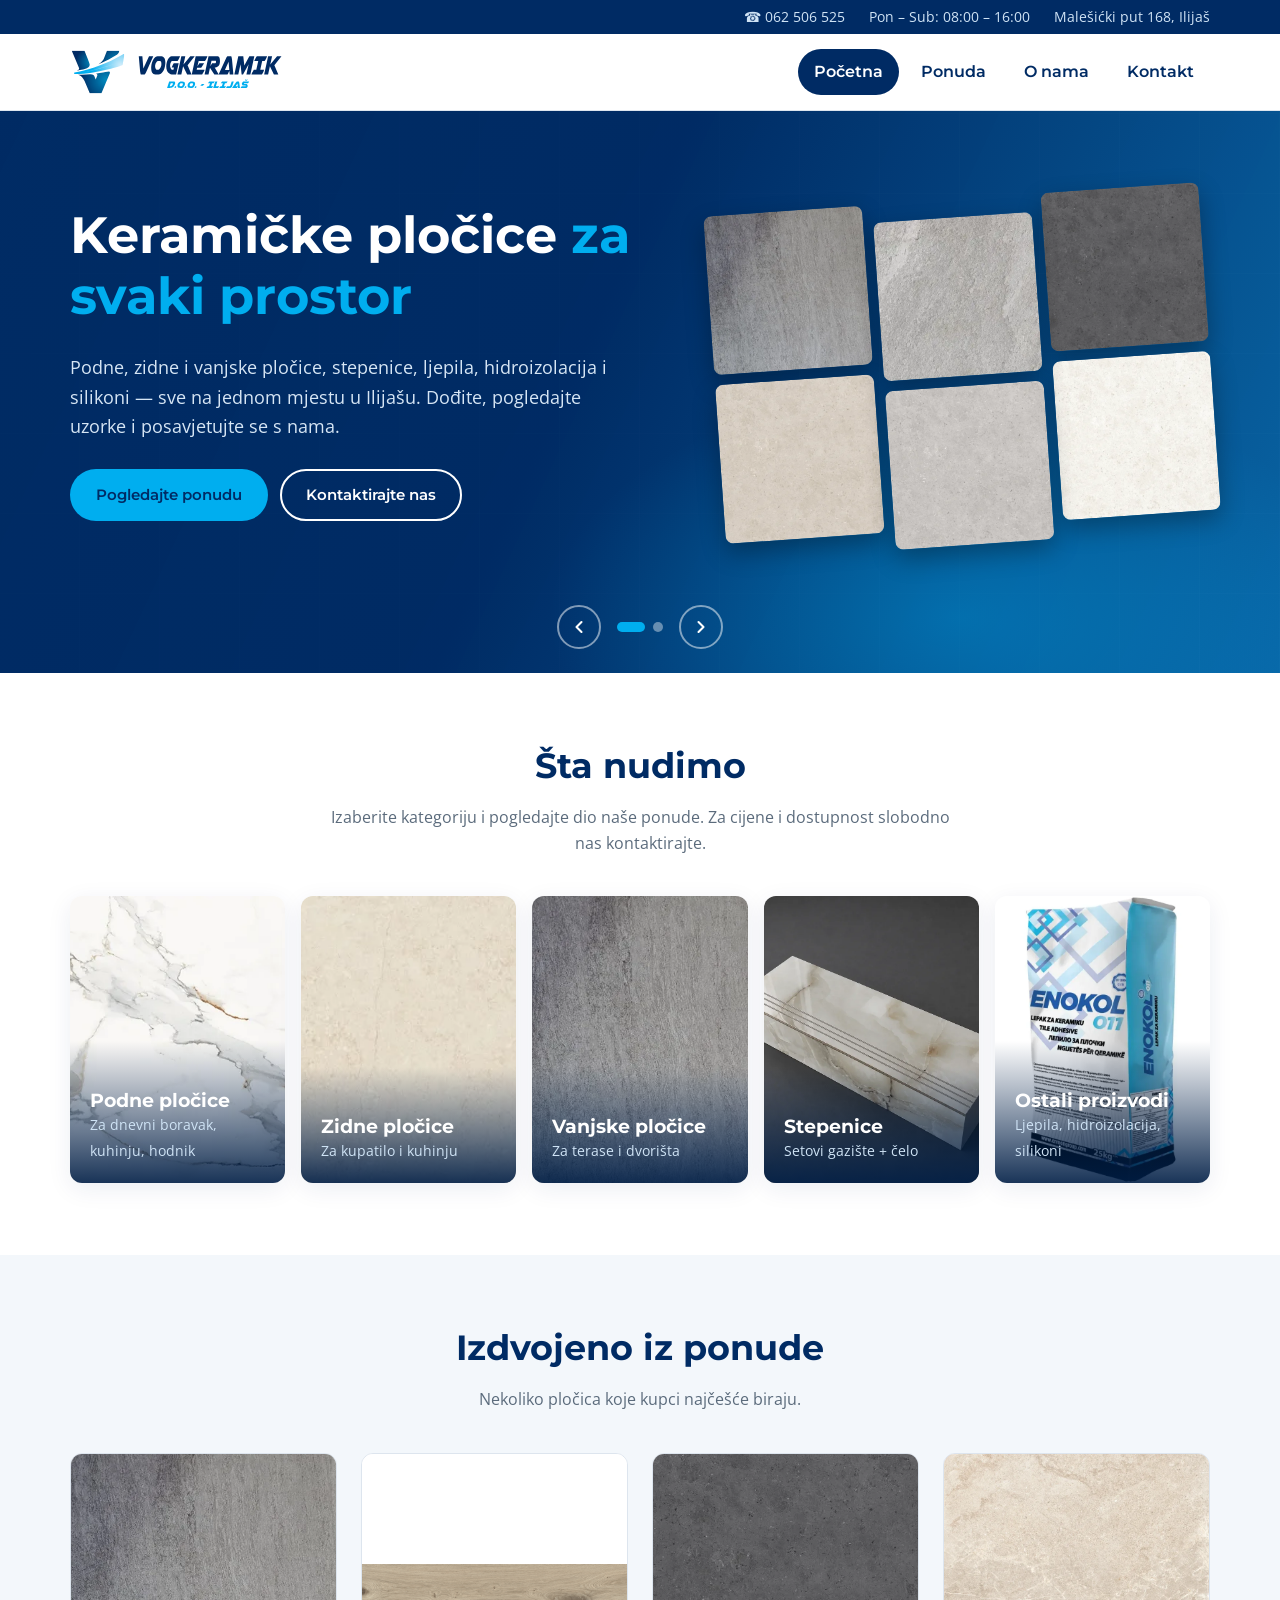
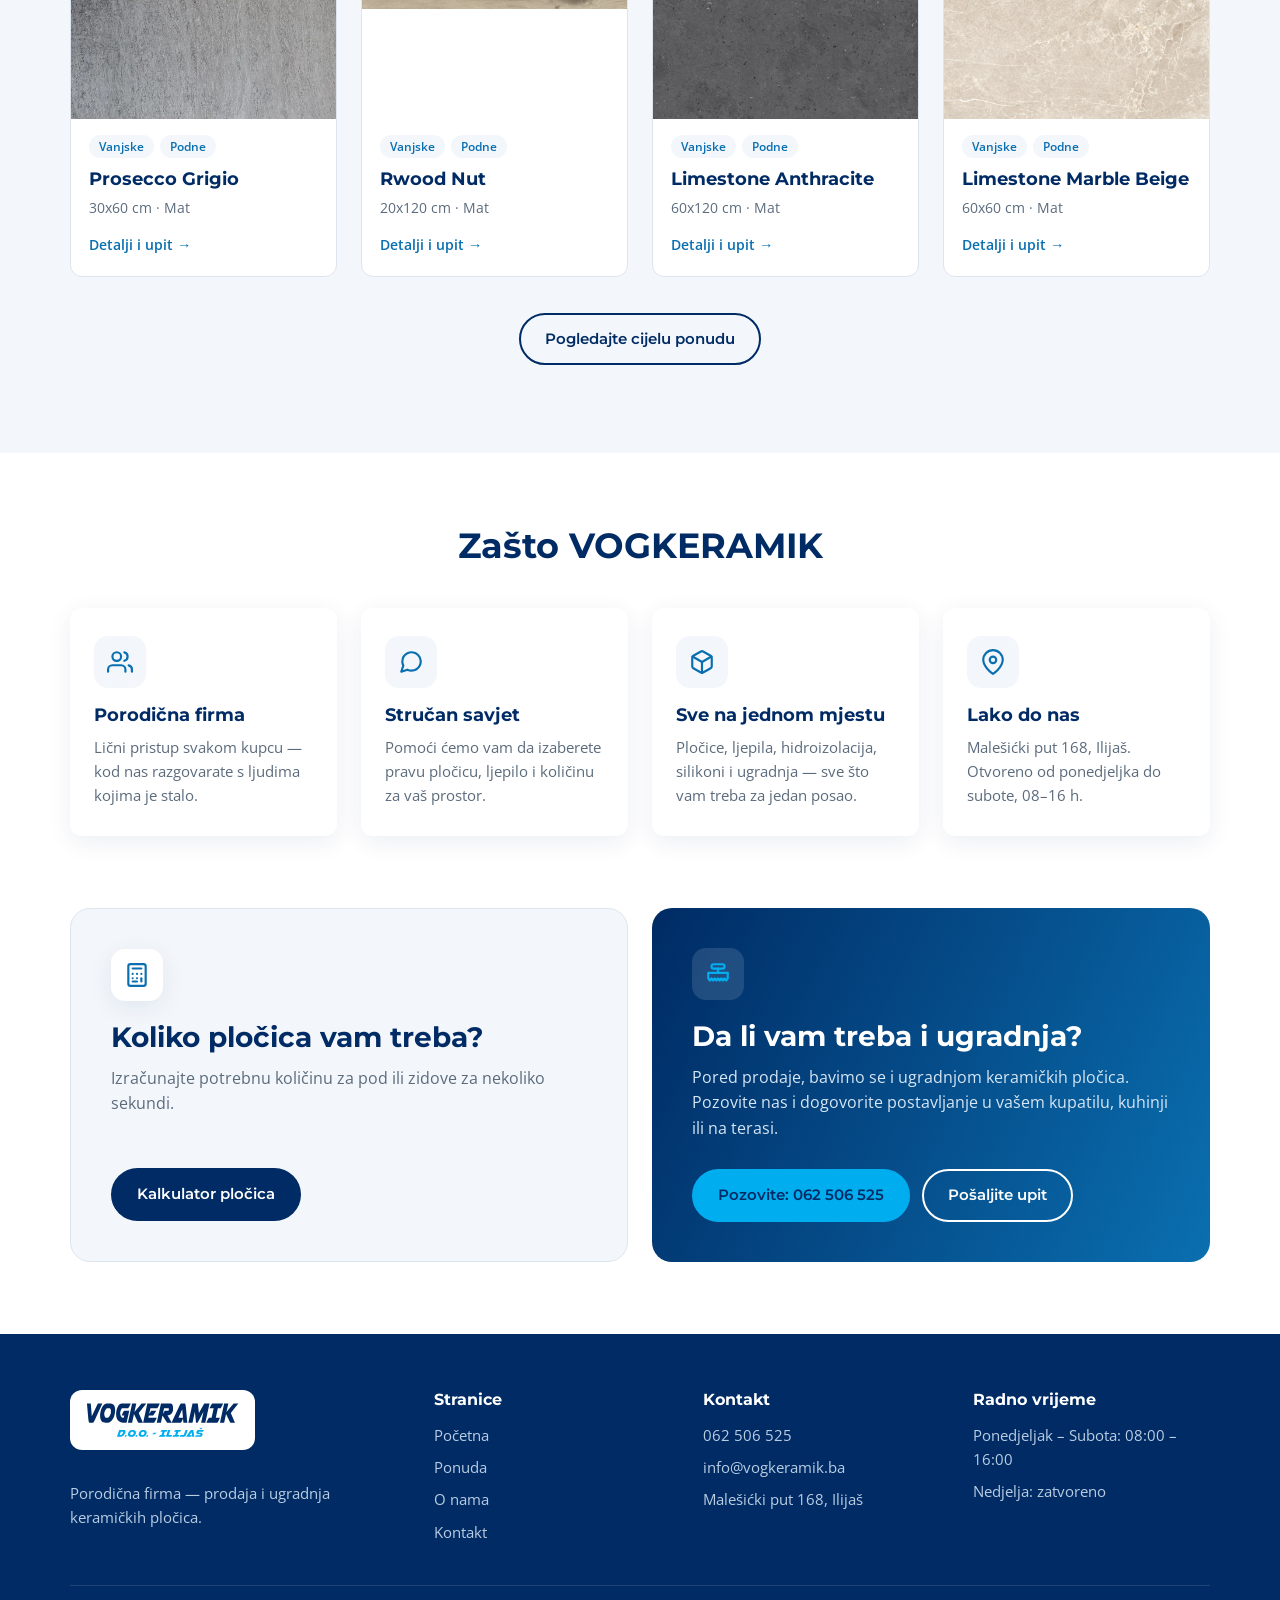
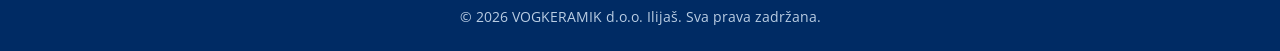
<file: index.html>
<!DOCTYPE html>
<html lang="bs">
<head>
  <meta charset="UTF-8">
  <meta name="viewport" content="width=device-width, initial-scale=1">
  <title>VOGKERAMIK d.o.o. Ilijaš — keramičke pločice</title>
  <meta name="description" content="VOGKERAMIK d.o.o. Ilijaš — podne, zidne i vanjske keramičke pločice, stepenice, ljepila, hidroizolacija i silikoni, te ugradnja pločica. Posjetite nas na adresi Malešićki put 168.">
  <link rel="icon" href="images/logo-znak.svg" type="image/svg+xml">
  <link rel="preconnect" href="https://fonts.googleapis.com">
  <link rel="preconnect" href="https://fonts.gstatic.com" crossorigin>
  <link href="https://fonts.googleapis.com/css2?family=Montserrat:wght@600;700&family=Open+Sans:wght@400;600&display=swap" rel="stylesheet">
  <link rel="stylesheet" href="css/style.css">
</head>
<body>

  <!-- ========== ZAGLAVLJE (isto na svim stranicama) ========== -->
  <header class="zaglavlje">
    <div class="zaglavlje__traka">
      <div class="kontejner">
        <a href="tel:+38762506525">☎ 062 506 525</a>
        <span class="sakrij-mobitel">Pon – Sub: 08:00 – 16:00</span>
        <a class="sakrij-mobitel" href="kontakt.html#lokacija">Malešićki put 168, Ilijaš</a>
      </div>
    </div>
    <div class="kontejner zaglavlje__glavno">
      <a class="logo" href="index.html" aria-label="VOGKERAMIK — početna">
        <img class="logo__znak" src="images/logo-znak.svg" alt="">
        <img class="logo__tekst" src="images/logo-tekst.svg" alt="VOGKERAMIK d.o.o. Ilijaš">
      </a>
      <button class="meni-dugme" type="button" aria-label="Meni" aria-expanded="false" aria-controls="navigacija">
        <svg viewBox="0 0 24 24" fill="none" stroke="currentColor" stroke-width="2" stroke-linecap="round" aria-hidden="true"><line x1="3" y1="6" x2="21" y2="6"/><line x1="3" y1="12" x2="21" y2="12"/><line x1="3" y1="18" x2="21" y2="18"/></svg>
      </button>
      <nav class="navigacija" id="navigacija">
        <ul>
          <li><a href="index.html" class="aktivno">Početna</a></li>
          <li><a href="ponuda.html">Ponuda</a></li>
          <li><a href="o-nama.html">O nama</a></li>
          <li><a href="kontakt.html">Kontakt</a></li>
        </ul>
      </nav>
    </div>
  </header>

  <main>
    <!-- ========== UVOD ========== -->
    <!-- Slajdovi se mijenjaju strelicama, tačkama ili prevlačenjem prsta (js/main.js) -->
    <section class="hero" id="hero" aria-roledescription="carousel" aria-label="Istaknuto">
      <div class="hero__traka">
        <!-- Slajd 1: pločice -->
        <div class="hero__slajd" aria-roledescription="slide" aria-label="1 od 2">
          <div class="kontejner">
            <div>
              <h1>Keramičke pločice <span>za svaki prostor</span></h1>
              <p>Podne, zidne i vanjske pločice, stepenice, ljepila, hidroizolacija i silikoni — sve na jednom mjestu u Ilijašu. Dođite, pogledajte uzorke i posavjetujte se s nama.</p>
              <div class="hero__dugmad">
                <a class="dugme dugme--glavno" href="ponuda.html">Pogledajte ponudu</a>
                <a class="dugme dugme--obrub" href="kontakt.html">Kontaktirajte nas</a>
              </div>
            </div>
            <div class="hero__mozaik" id="hero-mozaik" aria-hidden="true"></div>
          </div>
        </div>

        <!-- Slajd 2: ugradnja. Kada budete imali fotografiju s terena, zamijenite ilustraciju: images/ugradnja.jpg -->
        <div class="hero__slajd" aria-roledescription="slide" aria-label="2 od 2">
          <div class="kontejner">
            <div>
              <h2 class="hero__naslov">Ugradnja pločica <span>od izbora do završenog posla</span></h2>
              <p>Pored prodaje, bavimo se i ugradnjom keramičkih pločica. Izaberite pločice kod nas, a mi ćemo ih postaviti — u kupatilu, kuhinji, na podu ili terasi.</p>
              <div class="hero__dugmad">
                <a class="dugme dugme--glavno" href="tel:+38762506525">Pozovite: 062 506 525</a>
                <a class="dugme dugme--obrub" href="kontakt.html">Pošaljite upit</a>
              </div>
            </div>
            <div class="hero__ilustracija" aria-hidden="true">
              <img src="images/ugradnja.svg" alt="">
            </div>
          </div>
        </div>
      </div>

      <div class="hero__kontrole">
        <button class="hero__strelica" type="button" data-smjer="-1" aria-label="Prethodni slajd">
          <svg viewBox="0 0 24 24" fill="none" stroke="currentColor" stroke-width="2.5" stroke-linecap="round" stroke-linejoin="round" aria-hidden="true"><polyline points="15 18 9 12 15 6"/></svg>
        </button>
        <div class="hero__tacke">
          <button class="hero__tacka" type="button" aria-label="Slajd 1: pločice"></button>
          <button class="hero__tacka" type="button" aria-label="Slajd 2: ugradnja"></button>
        </div>
        <button class="hero__strelica" type="button" data-smjer="1" aria-label="Sljedeći slajd">
          <svg viewBox="0 0 24 24" fill="none" stroke="currentColor" stroke-width="2.5" stroke-linecap="round" stroke-linejoin="round" aria-hidden="true"><polyline points="9 18 15 12 9 6"/></svg>
        </button>
      </div>
    </section>

    <!-- ========== KATEGORIJE ========== -->
    <section class="sekcija">
      <div class="kontejner">
        <div class="sekcija__naslov">
          <h2>Šta nudimo</h2>
          <p>Izaberite kategoriju i pogledajte dio naše ponude. Za cijene i dostupnost slobodno nas kontaktirajte.</p>
        </div>
        <div class="kategorije-mreza">
          <a class="kategorija-kartica" href="ponuda.html#podne">
            <img data-slika-kategorije="Podne" alt="">
            <div class="kategorija-kartica__tekst"><h3>Podne pločice</h3><span>Za dnevni boravak, kuhinju, hodnik</span></div>
          </a>
          <a class="kategorija-kartica" href="ponuda.html#zidne">
            <img data-slika-kategorije="Zidne" alt="">
            <div class="kategorija-kartica__tekst"><h3>Zidne pločice</h3><span>Za kupatilo i kuhinju</span></div>
          </a>
          <a class="kategorija-kartica" href="ponuda.html#vanjske">
            <img data-slika-kategorije="Vanjske" alt="">
            <div class="kategorija-kartica__tekst"><h3>Vanjske pločice</h3><span>Za terase i dvorišta</span></div>
          </a>
          <a class="kategorija-kartica" href="ponuda.html#stepenice">
            <img data-slika-kategorije="Stepenice" alt="">
            <div class="kategorija-kartica__tekst"><h3>Stepenice</h3><span>Setovi gazište + čelo</span></div>
          </a>
          <a class="kategorija-kartica" href="ponuda.html#ostalo">
            <img data-slika-kategorije="ostalo" alt="">
            <div class="kategorija-kartica__tekst"><h3>Ostali proizvodi</h3><span>Ljepila, hidroizolacija, silikoni</span></div>
          </a>
        </div>
      </div>
    </section>

    <!-- ========== IZDVOJENO ========== -->
    <section class="sekcija sekcija--svijetla">
      <div class="kontejner">
        <div class="sekcija__naslov">
          <h2>Izdvojeno iz ponude</h2>
          <p>Nekoliko pločica koje kupci najčešće biraju.</p>
        </div>
        <div class="proizvodi-mreza" id="izdvojeno"></div>
        <p style="text-align:center;margin-top:36px">
          <a class="dugme dugme--obrub-tamno" href="ponuda.html">Pogledajte cijelu ponudu</a>
        </p>
      </div>
    </section>

    <!-- ========== ZAŠTO MI ========== -->
    <section class="sekcija">
      <div class="kontejner">
        <div class="sekcija__naslov">
          <h2>Zašto VOGKERAMIK</h2>
        </div>
        <div class="prednosti">
          <div class="prednost">
            <div class="prednost__ikona"><svg viewBox="0 0 24 24" fill="none" stroke="currentColor" stroke-width="2" stroke-linecap="round" stroke-linejoin="round" aria-hidden="true"><path d="M17 21v-2a4 4 0 0 0-4-4H5a4 4 0 0 0-4 4v2"/><circle cx="9" cy="7" r="4"/><path d="M23 21v-2a4 4 0 0 0-3-3.87"/><path d="M16 3.13a4 4 0 0 1 0 7.75"/></svg></div>
            <h3>Porodična firma</h3>
            <p>Lični pristup svakom kupcu — kod nas razgovarate s ljudima kojima je stalo.</p>
          </div>
          <div class="prednost">
            <div class="prednost__ikona"><svg viewBox="0 0 24 24" fill="none" stroke="currentColor" stroke-width="2" stroke-linecap="round" stroke-linejoin="round" aria-hidden="true"><path d="M21 11.5a8.38 8.38 0 0 1-.9 3.8 8.5 8.5 0 0 1-7.6 4.7 8.38 8.38 0 0 1-3.8-.9L3 21l1.9-5.7a8.38 8.38 0 0 1-.9-3.8 8.5 8.5 0 0 1 4.7-7.6 8.38 8.38 0 0 1 3.8-.9h.5a8.48 8.48 0 0 1 8 8v.5z"/></svg></div>
            <h3>Stručan savjet</h3>
            <p>Pomoći ćemo vam da izaberete pravu pločicu, ljepilo i količinu za vaš prostor.</p>
          </div>
          <div class="prednost">
            <div class="prednost__ikona"><svg viewBox="0 0 24 24" fill="none" stroke="currentColor" stroke-width="2" stroke-linecap="round" stroke-linejoin="round" aria-hidden="true"><path d="M21 16V8a2 2 0 0 0-1-1.73l-7-4a2 2 0 0 0-2 0l-7 4A2 2 0 0 0 3 8v8a2 2 0 0 0 1 1.73l7 4a2 2 0 0 0 2 0l7-4A2 2 0 0 0 21 16z"/><polyline points="3.27 6.96 12 12.01 20.73 6.96"/><line x1="12" y1="22.08" x2="12" y2="12"/></svg></div>
            <h3>Sve na jednom mjestu</h3>
            <p>Pločice, ljepila, hidroizolacija, silikoni i ugradnja — sve što vam treba za jedan posao.</p>
          </div>
          <div class="prednost">
            <div class="prednost__ikona"><svg viewBox="0 0 24 24" fill="none" stroke="currentColor" stroke-width="2" stroke-linecap="round" stroke-linejoin="round" aria-hidden="true"><path d="M21 10c0 7-9 13-9 13s-9-6-9-13a9 9 0 0 1 18 0z"/><circle cx="12" cy="10" r="3"/></svg></div>
            <h3>Lako do nas</h3>
            <p>Malešićki put 168, Ilijaš. Otvoreno od ponedjeljka do subote, 08–16 h.</p>
          </div>
        </div>
      </div>
    </section>

    <!-- ========== KALKULATOR I UGRADNJA ========== -->
    <section class="sekcija" style="padding-top:0">
      <div class="kontejner pozivi">
        <div class="poziv poziv--svijetli">
          <div class="poziv__ikona"><svg viewBox="0 0 24 24" fill="none" stroke="currentColor" stroke-width="2" stroke-linecap="round" stroke-linejoin="round" aria-hidden="true"><rect x="4" y="2" width="16" height="20" rx="2"/><line x1="8" y1="6" x2="16" y2="6"/><line x1="8" y1="11" x2="8" y2="11"/><line x1="12" y1="11" x2="12" y2="11"/><line x1="16" y1="11" x2="16" y2="11"/><line x1="8" y1="15" x2="8" y2="15"/><line x1="12" y1="15" x2="12" y2="15"/><line x1="16" y1="15" x2="16" y2="18"/><line x1="8" y1="18" x2="12" y2="18"/></svg></div>
          <h2>Koliko pločica vam treba?</h2>
          <p>Izračunajte potrebnu količinu za pod ili zidove za nekoliko sekundi.</p>
          <div class="poziv__dugmad">
            <a class="dugme dugme--plavo" href="ponuda.html#kalkulator">Kalkulator pločica</a>
          </div>
        </div>

        <div class="poziv poziv--tamni">
          <div class="poziv__ikona"><svg viewBox="0 0 24 24" fill="none" stroke="currentColor" stroke-width="2" stroke-linecap="round" stroke-linejoin="round" aria-hidden="true"><rect x="6" y="3" width="12" height="4" rx="2"/><line x1="12" y1="7" x2="12" y2="11"/><path d="M3 11h18v5l-1.5 2-1.5-2-1.5 2-1.5-2-1.5 2-1.5-2-1.5 2-1.5-2-1.5 2-1.5-2-1.5 2L3 16z"/></svg></div>
          <h2>Da li vam treba i ugradnja?</h2>
          <p>Pored prodaje, bavimo se i ugradnjom keramičkih pločica. Pozovite nas i dogovorite postavljanje u vašem kupatilu, kuhinji ili na terasi.</p>
          <div class="poziv__dugmad">
            <a class="dugme dugme--glavno" href="tel:+38762506525">Pozovite: 062 506 525</a>
            <a class="dugme dugme--obrub" href="kontakt.html">Pošaljite upit</a>
          </div>
        </div>
      </div>
    </section>
  </main>

  <!-- Prozor s detaljima proizvoda -->
  <dialog class="prozor" id="detalji">
    <button class="prozor__zatvori" type="button" aria-label="Zatvori">×</button>
    <div class="prozor__sadrzaj"></div>
  </dialog>

  <!-- ========== PODNOŽJE (isto na svim stranicama) ========== -->
  <footer class="podnozje">
    <div class="kontejner">
      <div class="podnozje__mreza">
        <div>
          <a class="podnozje__logo" href="index.html"><img src="images/logo-tekst.svg" alt="VOGKERAMIK d.o.o. Ilijaš"></a>
          <p>Porodična firma — prodaja i ugradnja keramičkih pločica.</p>
        </div>
        <div>
          <h3>Stranice</h3>
          <ul>
            <li><a href="index.html">Početna</a></li>
            <li><a href="ponuda.html">Ponuda</a></li>
            <li><a href="o-nama.html">O nama</a></li>
            <li><a href="kontakt.html">Kontakt</a></li>
          </ul>
        </div>
        <div>
          <h3>Kontakt</h3>
          <ul>
            <li><a href="tel:+38762506525">062 506 525</a></li>
            <li><a href="mailto:info@vogkeramik.ba">info@vogkeramik.ba</a></li>
            <li><a href="kontakt.html#lokacija">Malešićki put 168, Ilijaš</a></li>
          </ul>
        </div>
        <div>
          <h3>Radno vrijeme</h3>
          <ul>
            <li>Ponedjeljak – Subota: 08:00 – 16:00</li>
            <li>Nedjelja: zatvoreno</li>
          </ul>
        </div>
      </div>
      <div class="podnozje__dno">© <span data-godina>2026</span> VOGKERAMIK d.o.o. Ilijaš. Sva prava zadržana.</div>
    </div>
  </footer>

  <script src="js/podaci.js"></script>
  <script src="js/main.js"></script>
</body>
</html>
</file>
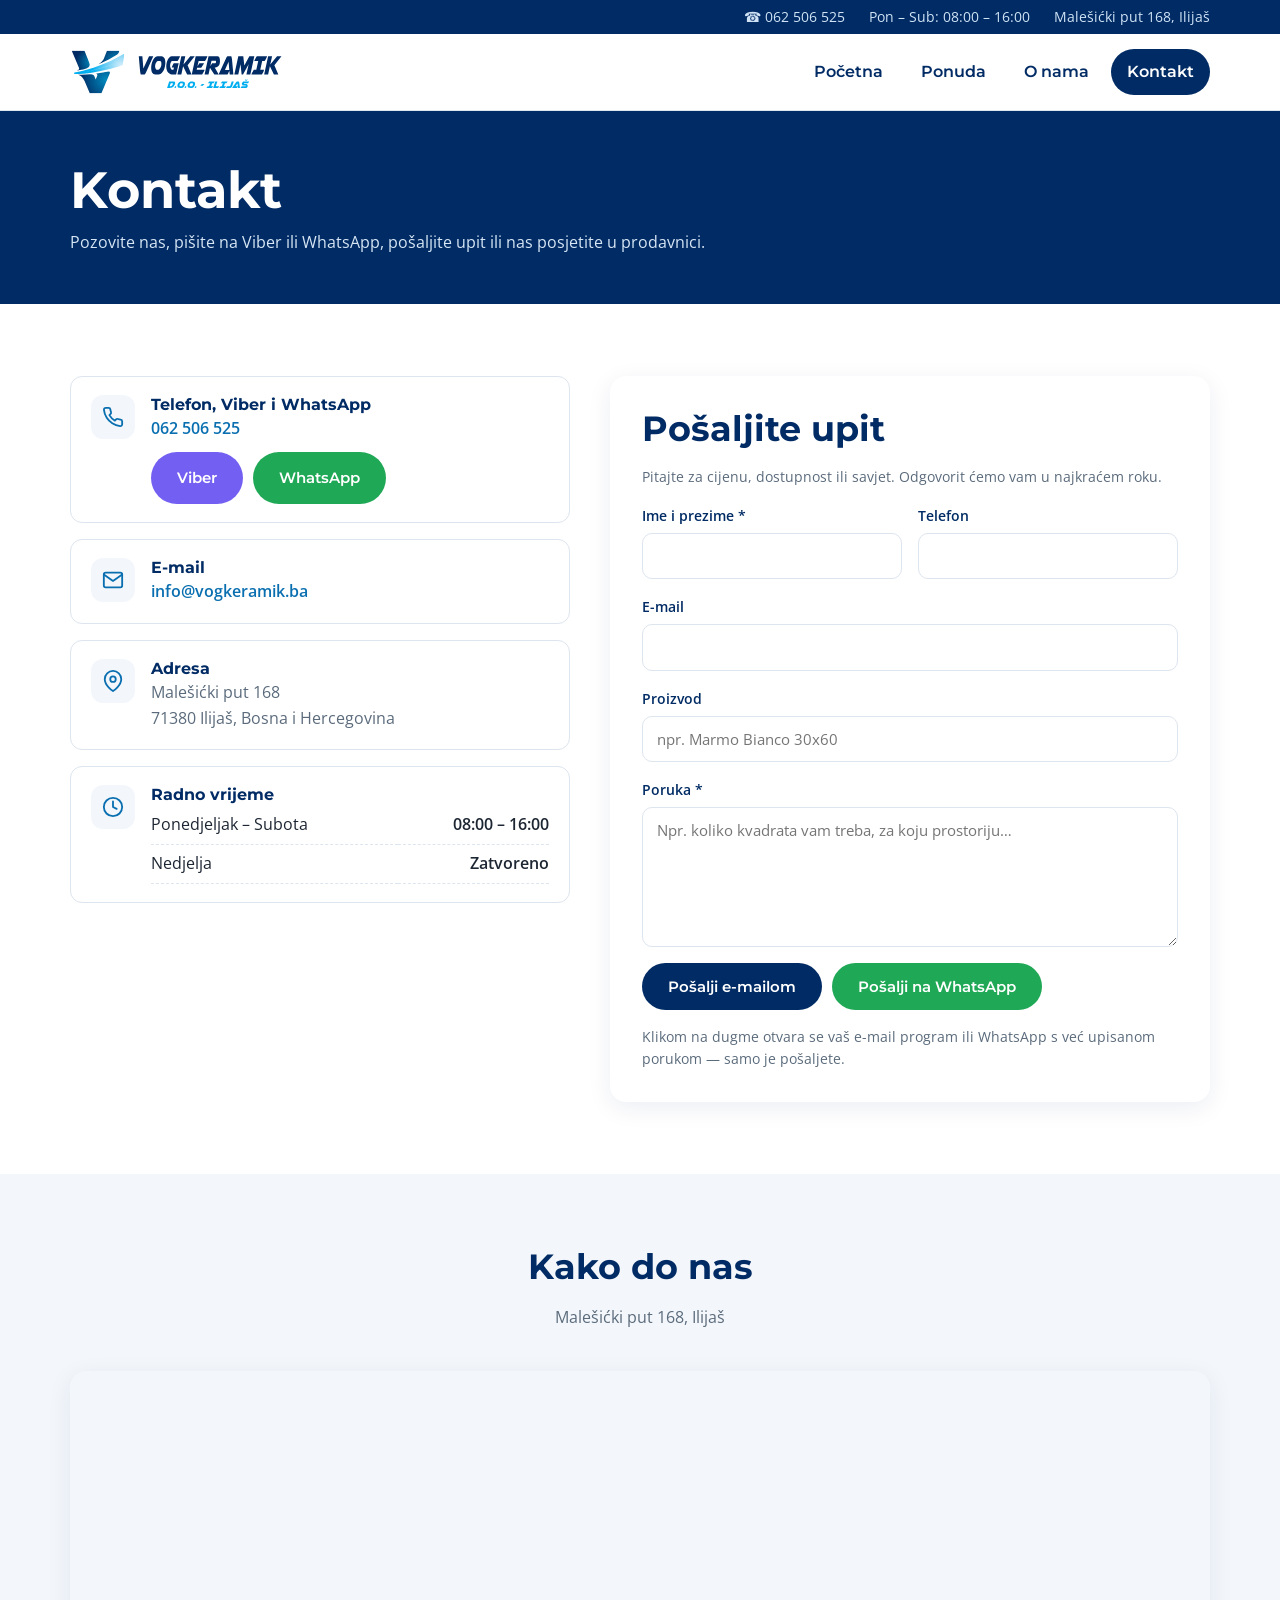
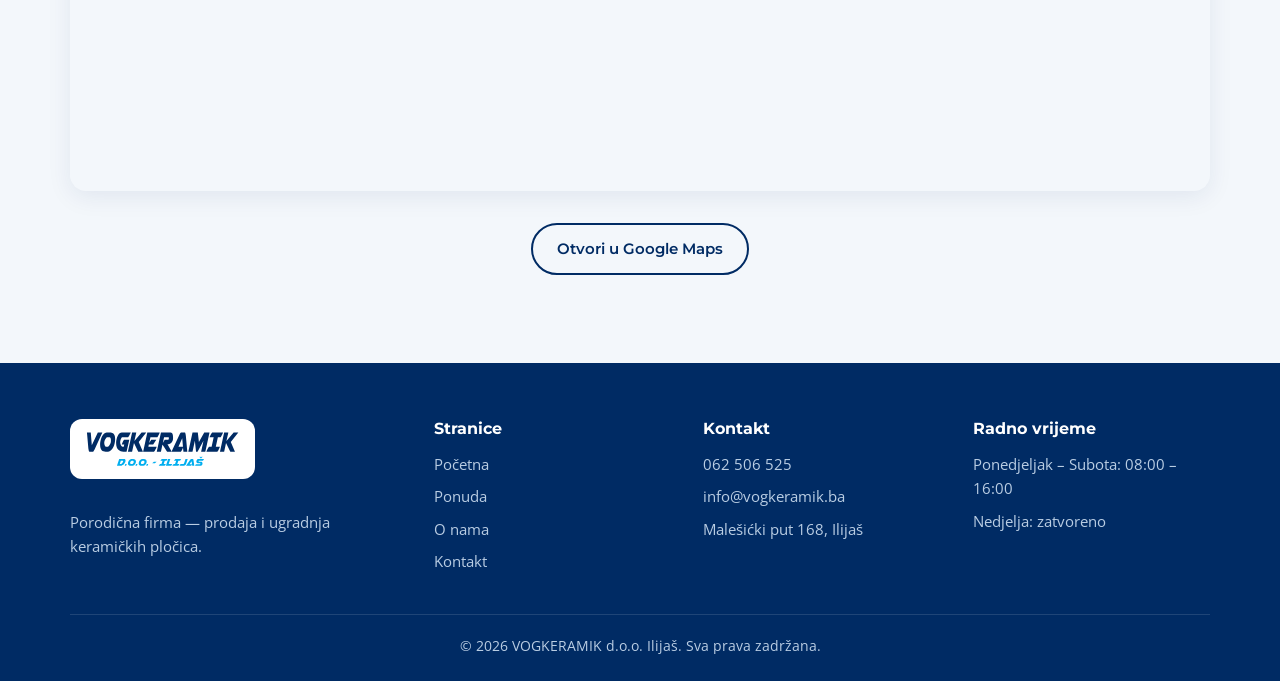
<file: kontakt.html>
<!DOCTYPE html>
<html lang="bs">
<head>
  <meta charset="UTF-8">
  <meta name="viewport" content="width=device-width, initial-scale=1">
  <title>Kontakt — VOGKERAMIK d.o.o. Ilijaš</title>
  <meta name="description" content="Kontakt: 062 506 525 (Viber, WhatsApp). Malešićki put 168, Ilijaš. Radno vrijeme: ponedjeljak – subota, 08–16 h.">
  <link rel="icon" href="images/logo-znak.svg" type="image/svg+xml">
  <link rel="preconnect" href="https://fonts.googleapis.com">
  <link rel="preconnect" href="https://fonts.gstatic.com" crossorigin>
  <link href="https://fonts.googleapis.com/css2?family=Montserrat:wght@600;700&family=Open+Sans:wght@400;600&display=swap" rel="stylesheet">
  <link rel="stylesheet" href="css/style.css">
</head>
<body>

  <!-- ========== ZAGLAVLJE (isto na svim stranicama) ========== -->
  <header class="zaglavlje">
    <div class="zaglavlje__traka">
      <div class="kontejner">
        <a href="tel:+38762506525">☎ 062 506 525</a>
        <span class="sakrij-mobitel">Pon – Sub: 08:00 – 16:00</span>
        <a class="sakrij-mobitel" href="kontakt.html#lokacija">Malešićki put 168, Ilijaš</a>
      </div>
    </div>
    <div class="kontejner zaglavlje__glavno">
      <a class="logo" href="index.html" aria-label="VOGKERAMIK — početna">
        <img class="logo__znak" src="images/logo-znak.svg" alt="">
        <img class="logo__tekst" src="images/logo-tekst.svg" alt="VOGKERAMIK d.o.o. Ilijaš">
      </a>
      <button class="meni-dugme" type="button" aria-label="Meni" aria-expanded="false" aria-controls="navigacija">
        <svg viewBox="0 0 24 24" fill="none" stroke="currentColor" stroke-width="2" stroke-linecap="round" aria-hidden="true"><line x1="3" y1="6" x2="21" y2="6"/><line x1="3" y1="12" x2="21" y2="12"/><line x1="3" y1="18" x2="21" y2="18"/></svg>
      </button>
      <nav class="navigacija" id="navigacija">
        <ul>
          <li><a href="index.html">Početna</a></li>
          <li><a href="ponuda.html">Ponuda</a></li>
          <li><a href="o-nama.html">O nama</a></li>
          <li><a href="kontakt.html" class="aktivno">Kontakt</a></li>
        </ul>
      </nav>
    </div>
  </header>

  <main>
    <section class="naslovna-traka">
      <div class="kontejner">
        <h1>Kontakt</h1>
        <p>Pozovite nas, pišite na Viber ili WhatsApp, pošaljite upit ili nas posjetite u prodavnici.</p>
      </div>
    </section>

    <section class="sekcija">
      <div class="kontejner kontakt-mreza">
        <!-- ========== PODACI ========== -->
        <div class="kontakt-info">
          <div class="kontakt-stavka">
            <div class="kontakt-stavka__ikona"><svg viewBox="0 0 24 24" fill="none" stroke="currentColor" stroke-width="2" stroke-linecap="round" stroke-linejoin="round" aria-hidden="true"><path d="M22 16.92v3a2 2 0 0 1-2.18 2 19.79 19.79 0 0 1-8.63-3.07 19.5 19.5 0 0 1-6-6 19.79 19.79 0 0 1-3.07-8.67A2 2 0 0 1 4.11 2h3a2 2 0 0 1 2 1.72c.13.96.36 1.9.7 2.81a2 2 0 0 1-.45 2.11L8.09 9.91a16 16 0 0 0 6 6l1.27-1.27a2 2 0 0 1 2.11-.45c.91.34 1.85.57 2.81.7A2 2 0 0 1 22 16.92z"/></svg></div>
            <div>
              <h3>Telefon, Viber i WhatsApp</h3>
              <p><a href="tel:+38762506525">062 506 525</a></p>
              <div class="kontakt-dugmad" style="margin-top:10px">
                <a class="dugme dugme--viber" href="viber://chat?number=%2B38762506525">Viber</a>
                <a class="dugme dugme--whatsapp" href="https://wa.me/38762506525" target="_blank" rel="noopener">WhatsApp</a>
              </div>
            </div>
          </div>

          <div class="kontakt-stavka">
            <div class="kontakt-stavka__ikona"><svg viewBox="0 0 24 24" fill="none" stroke="currentColor" stroke-width="2" stroke-linecap="round" stroke-linejoin="round" aria-hidden="true"><path d="M4 4h16c1.1 0 2 .9 2 2v12c0 1.1-.9 2-2 2H4c-1.1 0-2-.9-2-2V6c0-1.1.9-2 2-2z"/><polyline points="22,6 12,13 2,6"/></svg></div>
            <div>
              <h3>E-mail</h3>
              <p><a href="mailto:info@vogkeramik.ba">info@vogkeramik.ba</a></p>
            </div>
          </div>

          <div class="kontakt-stavka">
            <div class="kontakt-stavka__ikona"><svg viewBox="0 0 24 24" fill="none" stroke="currentColor" stroke-width="2" stroke-linecap="round" stroke-linejoin="round" aria-hidden="true"><path d="M21 10c0 7-9 13-9 13s-9-6-9-13a9 9 0 0 1 18 0z"/><circle cx="12" cy="10" r="3"/></svg></div>
            <div>
              <h3>Adresa</h3>
              <p>Malešićki put 168<br>71380 Ilijaš, Bosna i Hercegovina</p>
            </div>
          </div>

          <div class="kontakt-stavka">
            <div class="kontakt-stavka__ikona"><svg viewBox="0 0 24 24" fill="none" stroke="currentColor" stroke-width="2" stroke-linecap="round" stroke-linejoin="round" aria-hidden="true"><circle cx="12" cy="12" r="10"/><polyline points="12 6 12 12 16 14"/></svg></div>
            <div style="flex:1">
              <h3>Radno vrijeme</h3>
              <table class="radno-vrijeme">
                <tr><td>Ponedjeljak – Subota</td><td>08:00 – 16:00</td></tr>
                <tr><td>Nedjelja</td><td>Zatvoreno</td></tr>
              </table>
            </div>
          </div>
        </div>

        <!-- ========== FORMA ZA UPIT ========== -->
        <form class="kontakt-forma" id="upit-forma">
          <h2 id="upit" style="margin:0">Pošaljite upit</h2>
          <p class="kontakt-forma__napomena">Pitajte za cijenu, dostupnost ili savjet. Odgovorit ćemo vam u najkraćem roku.</p>
          <div class="kontakt-forma__red">
            <label class="oznaka-polja">Ime i prezime *
              <input class="polje" name="ime" type="text" required autocomplete="name">
            </label>
            <label class="oznaka-polja">Telefon
              <input class="polje" name="telefon" type="tel" autocomplete="tel">
            </label>
          </div>
          <label class="oznaka-polja">E-mail
            <input class="polje" name="email" type="email" autocomplete="email">
          </label>
          <label class="oznaka-polja">Proizvod
            <input class="polje" name="proizvod" type="text" placeholder="npr. Marmo Bianco 30x60">
          </label>
          <label class="oznaka-polja">Poruka *
            <textarea class="polje" name="poruka" required placeholder="Npr. koliko kvadrata vam treba, za koju prostoriju…"></textarea>
          </label>
          <div class="kontakt-forma__dugmad">
            <button class="dugme dugme--plavo" type="submit" value="email">Pošalji e-mailom</button>
            <button class="dugme dugme--whatsapp" type="submit" value="whatsapp">Pošalji na WhatsApp</button>
          </div>
          <p class="kontakt-forma__napomena">Klikom na dugme otvara se vaš e-mail program ili WhatsApp s već upisanom porukom — samo je pošaljete.</p>
        </form>
      </div>
    </section>

    <!-- ========== LOKACIJA ========== -->
    <section class="sekcija sekcija--svijetla" id="lokacija">
      <div class="kontejner">
        <div class="sekcija__naslov">
          <h2>Kako do nas</h2>
          <p>Malešićki put 168, Ilijaš</p>
        </div>
        <iframe class="mapa" title="Mapa — VOGKERAMIK, Malešićki put 168, Ilijaš"
          src="https://maps.google.com/maps?q=Male%C5%A1i%C4%87ki%20put%20168%2C%20Ilija%C5%A1&amp;z=15&amp;output=embed"
          loading="lazy" referrerpolicy="no-referrer-when-downgrade" allowfullscreen></iframe>
        <p style="text-align:center;margin-top:24px">
          <a class="dugme dugme--obrub-tamno" href="https://www.google.com/maps/search/?api=1&amp;query=Male%C5%A1i%C4%87ki%20put%20168%2C%20Ilija%C5%A1" target="_blank" rel="noopener">Otvori u Google Maps</a>
        </p>
      </div>
    </section>
  </main>

  <!-- Prozor s detaljima proizvoda -->
  <dialog class="prozor" id="detalji">
    <button class="prozor__zatvori" type="button" aria-label="Zatvori">×</button>
    <div class="prozor__sadrzaj"></div>
  </dialog>

  <!-- ========== PODNOŽJE (isto na svim stranicama) ========== -->
  <footer class="podnozje">
    <div class="kontejner">
      <div class="podnozje__mreza">
        <div>
          <a class="podnozje__logo" href="index.html"><img src="images/logo-tekst.svg" alt="VOGKERAMIK d.o.o. Ilijaš"></a>
          <p>Porodična firma — prodaja i ugradnja keramičkih pločica.</p>
        </div>
        <div>
          <h3>Stranice</h3>
          <ul>
            <li><a href="index.html">Početna</a></li>
            <li><a href="ponuda.html">Ponuda</a></li>
            <li><a href="o-nama.html">O nama</a></li>
            <li><a href="kontakt.html">Kontakt</a></li>
          </ul>
        </div>
        <div>
          <h3>Kontakt</h3>
          <ul>
            <li><a href="tel:+38762506525">062 506 525</a></li>
            <li><a href="mailto:info@vogkeramik.ba">info@vogkeramik.ba</a></li>
            <li><a href="kontakt.html#lokacija">Malešićki put 168, Ilijaš</a></li>
          </ul>
        </div>
        <div>
          <h3>Radno vrijeme</h3>
          <ul>
            <li>Ponedjeljak – Subota: 08:00 – 16:00</li>
            <li>Nedjelja: zatvoreno</li>
          </ul>
        </div>
      </div>
      <div class="podnozje__dno">© <span data-godina>2026</span> VOGKERAMIK d.o.o. Ilijaš. Sva prava zadržana.</div>
    </div>
  </footer>

  <script src="js/podaci.js"></script>
  <script src="js/main.js"></script>
</body>
</html>
</file>
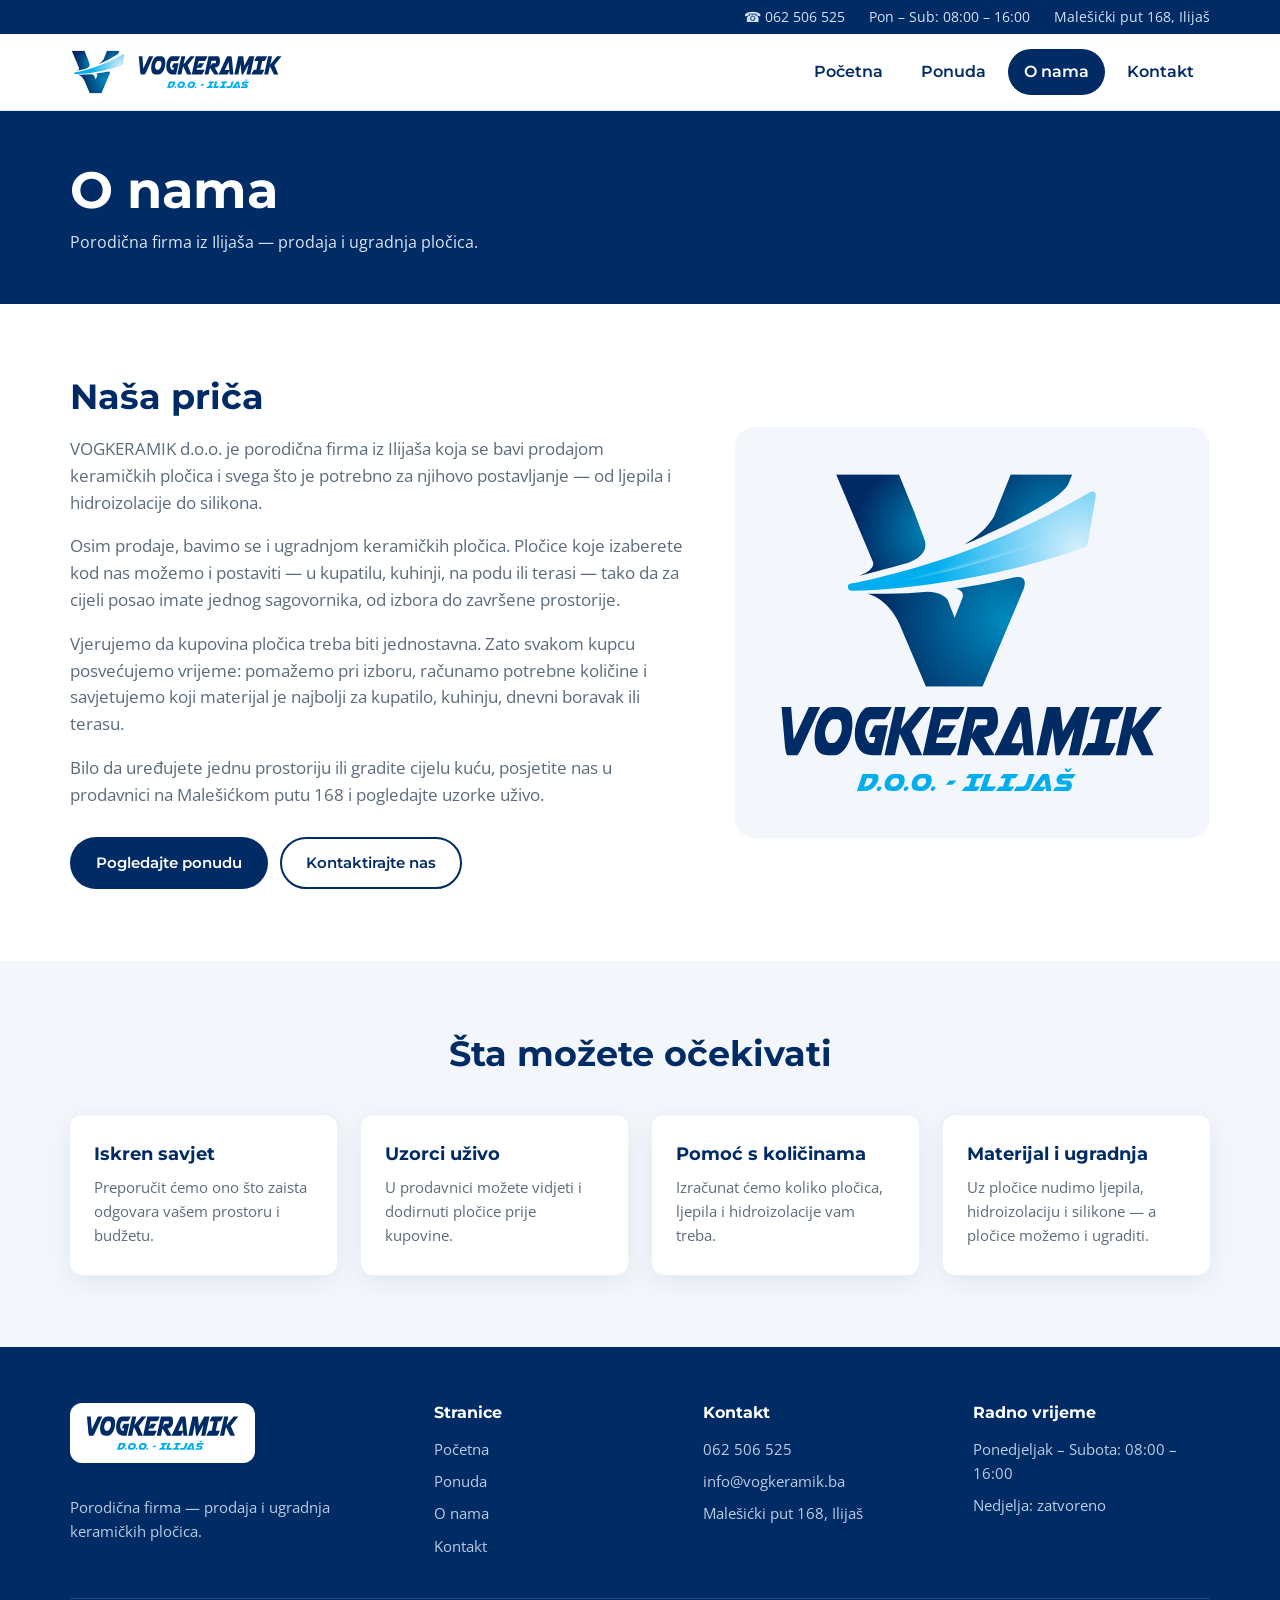
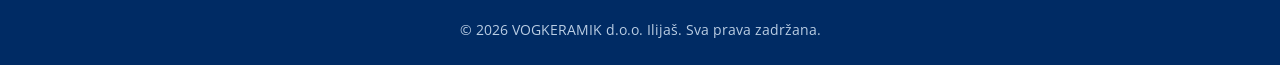
<file: o-nama.html>
<!DOCTYPE html>
<html lang="bs">
<head>
  <meta charset="UTF-8">
  <meta name="viewport" content="width=device-width, initial-scale=1">
  <title>O nama — VOGKERAMIK d.o.o. Ilijaš</title>
  <meta name="description" content="VOGKERAMIK d.o.o. je porodična firma iz Ilijaša za prodaju i ugradnju keramičkih pločica te materijala za postavljanje.">
  <link rel="icon" href="images/logo-znak.svg" type="image/svg+xml">
  <link rel="preconnect" href="https://fonts.googleapis.com">
  <link rel="preconnect" href="https://fonts.gstatic.com" crossorigin>
  <link href="https://fonts.googleapis.com/css2?family=Montserrat:wght@600;700&family=Open+Sans:wght@400;600&display=swap" rel="stylesheet">
  <link rel="stylesheet" href="css/style.css">
</head>
<body>

  <!-- ========== ZAGLAVLJE (isto na svim stranicama) ========== -->
  <header class="zaglavlje">
    <div class="zaglavlje__traka">
      <div class="kontejner">
        <a href="tel:+38762506525">☎ 062 506 525</a>
        <span class="sakrij-mobitel">Pon – Sub: 08:00 – 16:00</span>
        <a class="sakrij-mobitel" href="kontakt.html#lokacija">Malešićki put 168, Ilijaš</a>
      </div>
    </div>
    <div class="kontejner zaglavlje__glavno">
      <a class="logo" href="index.html" aria-label="VOGKERAMIK — početna">
        <img class="logo__znak" src="images/logo-znak.svg" alt="">
        <img class="logo__tekst" src="images/logo-tekst.svg" alt="VOGKERAMIK d.o.o. Ilijaš">
      </a>
      <button class="meni-dugme" type="button" aria-label="Meni" aria-expanded="false" aria-controls="navigacija">
        <svg viewBox="0 0 24 24" fill="none" stroke="currentColor" stroke-width="2" stroke-linecap="round" aria-hidden="true"><line x1="3" y1="6" x2="21" y2="6"/><line x1="3" y1="12" x2="21" y2="12"/><line x1="3" y1="18" x2="21" y2="18"/></svg>
      </button>
      <nav class="navigacija" id="navigacija">
        <ul>
          <li><a href="index.html">Početna</a></li>
          <li><a href="ponuda.html">Ponuda</a></li>
          <li><a href="o-nama.html" class="aktivno">O nama</a></li>
          <li><a href="kontakt.html">Kontakt</a></li>
        </ul>
      </nav>
    </div>
  </header>

  <main>
    <section class="naslovna-traka">
      <div class="kontejner">
        <h1>O nama</h1>
        <p>Porodična firma iz Ilijaša — prodaja i ugradnja pločica.</p>
      </div>
    </section>

    <section class="sekcija">
      <div class="kontejner o-nama">
        <div class="o-nama__tekst">
          <!-- Ovaj tekst zamijenite vašom pričom: kada je firma osnovana, ko je vodi, čime se ponosite. -->
          <h2>Naša priča</h2>
          <p>VOGKERAMIK d.o.o. je porodična firma iz Ilijaša koja se bavi prodajom keramičkih pločica i svega što je potrebno za njihovo postavljanje — od ljepila i hidroizolacije do silikona.</p>
          <p>Osim prodaje, bavimo se i ugradnjom keramičkih pločica. Pločice koje izaberete kod nas možemo i postaviti — u kupatilu, kuhinji, na podu ili terasi — tako da za cijeli posao imate jednog sagovornika, od izbora do završene prostorije.</p>
          <p>Vjerujemo da kupovina pločica treba biti jednostavna. Zato svakom kupcu posvećujemo vrijeme: pomažemo pri izboru, računamo potrebne količine i savjetujemo koji materijal je najbolji za kupatilo, kuhinju, dnevni boravak ili terasu.</p>
          <p>Bilo da uređujete jednu prostoriju ili gradite cijelu kuću, posjetite nas u prodavnici na Malešićkom putu 168 i pogledajte uzorke uživo.</p>
          <div class="hero__dugmad">
            <a class="dugme dugme--plavo" href="ponuda.html">Pogledajte ponudu</a>
            <a class="dugme dugme--obrub-tamno" href="kontakt.html">Kontaktirajte nas</a>
          </div>
        </div>
        <div class="o-nama__slika">
          <!-- Kada budete imali fotografiju prodavnice, zamijenite logo njom: images/prodavnica.jpg -->
          <img src="images/logo.svg" alt="VOGKERAMIK d.o.o. Ilijaš">
        </div>
      </div>
    </section>

    <section class="sekcija sekcija--svijetla">
      <div class="kontejner">
        <div class="sekcija__naslov">
          <h2>Šta možete očekivati</h2>
        </div>
        <div class="prednosti">
          <div class="prednost">
            <h3>Iskren savjet</h3>
            <p>Preporučit ćemo ono što zaista odgovara vašem prostoru i budžetu.</p>
          </div>
          <div class="prednost">
            <h3>Uzorci uživo</h3>
            <p>U prodavnici možete vidjeti i dodirnuti pločice prije kupovine.</p>
          </div>
          <div class="prednost">
            <h3>Pomoć s količinama</h3>
            <p>Izračunat ćemo koliko pločica, ljepila i hidroizolacije vam treba.</p>
          </div>
          <div class="prednost">
            <h3>Materijal i ugradnja</h3>
            <p>Uz pločice nudimo ljepila, hidroizolaciju i silikone — a pločice možemo i ugraditi.</p>
          </div>
        </div>
      </div>
    </section>
  </main>

  <!-- Prozor s detaljima proizvoda -->
  <dialog class="prozor" id="detalji">
    <button class="prozor__zatvori" type="button" aria-label="Zatvori">×</button>
    <div class="prozor__sadrzaj"></div>
  </dialog>

  <!-- ========== PODNOŽJE (isto na svim stranicama) ========== -->
  <footer class="podnozje">
    <div class="kontejner">
      <div class="podnozje__mreza">
        <div>
          <a class="podnozje__logo" href="index.html"><img src="images/logo-tekst.svg" alt="VOGKERAMIK d.o.o. Ilijaš"></a>
          <p>Porodična firma — prodaja i ugradnja keramičkih pločica.</p>
        </div>
        <div>
          <h3>Stranice</h3>
          <ul>
            <li><a href="index.html">Početna</a></li>
            <li><a href="ponuda.html">Ponuda</a></li>
            <li><a href="o-nama.html">O nama</a></li>
            <li><a href="kontakt.html">Kontakt</a></li>
          </ul>
        </div>
        <div>
          <h3>Kontakt</h3>
          <ul>
            <li><a href="tel:+38762506525">062 506 525</a></li>
            <li><a href="mailto:info@vogkeramik.ba">info@vogkeramik.ba</a></li>
            <li><a href="kontakt.html#lokacija">Malešićki put 168, Ilijaš</a></li>
          </ul>
        </div>
        <div>
          <h3>Radno vrijeme</h3>
          <ul>
            <li>Ponedjeljak – Subota: 08:00 – 16:00</li>
            <li>Nedjelja: zatvoreno</li>
          </ul>
        </div>
      </div>
      <div class="podnozje__dno">© <span data-godina>2026</span> VOGKERAMIK d.o.o. Ilijaš. Sva prava zadržana.</div>
    </div>
  </footer>

  <script src="js/podaci.js"></script>
  <script src="js/main.js"></script>
</body>
</html>
</file>
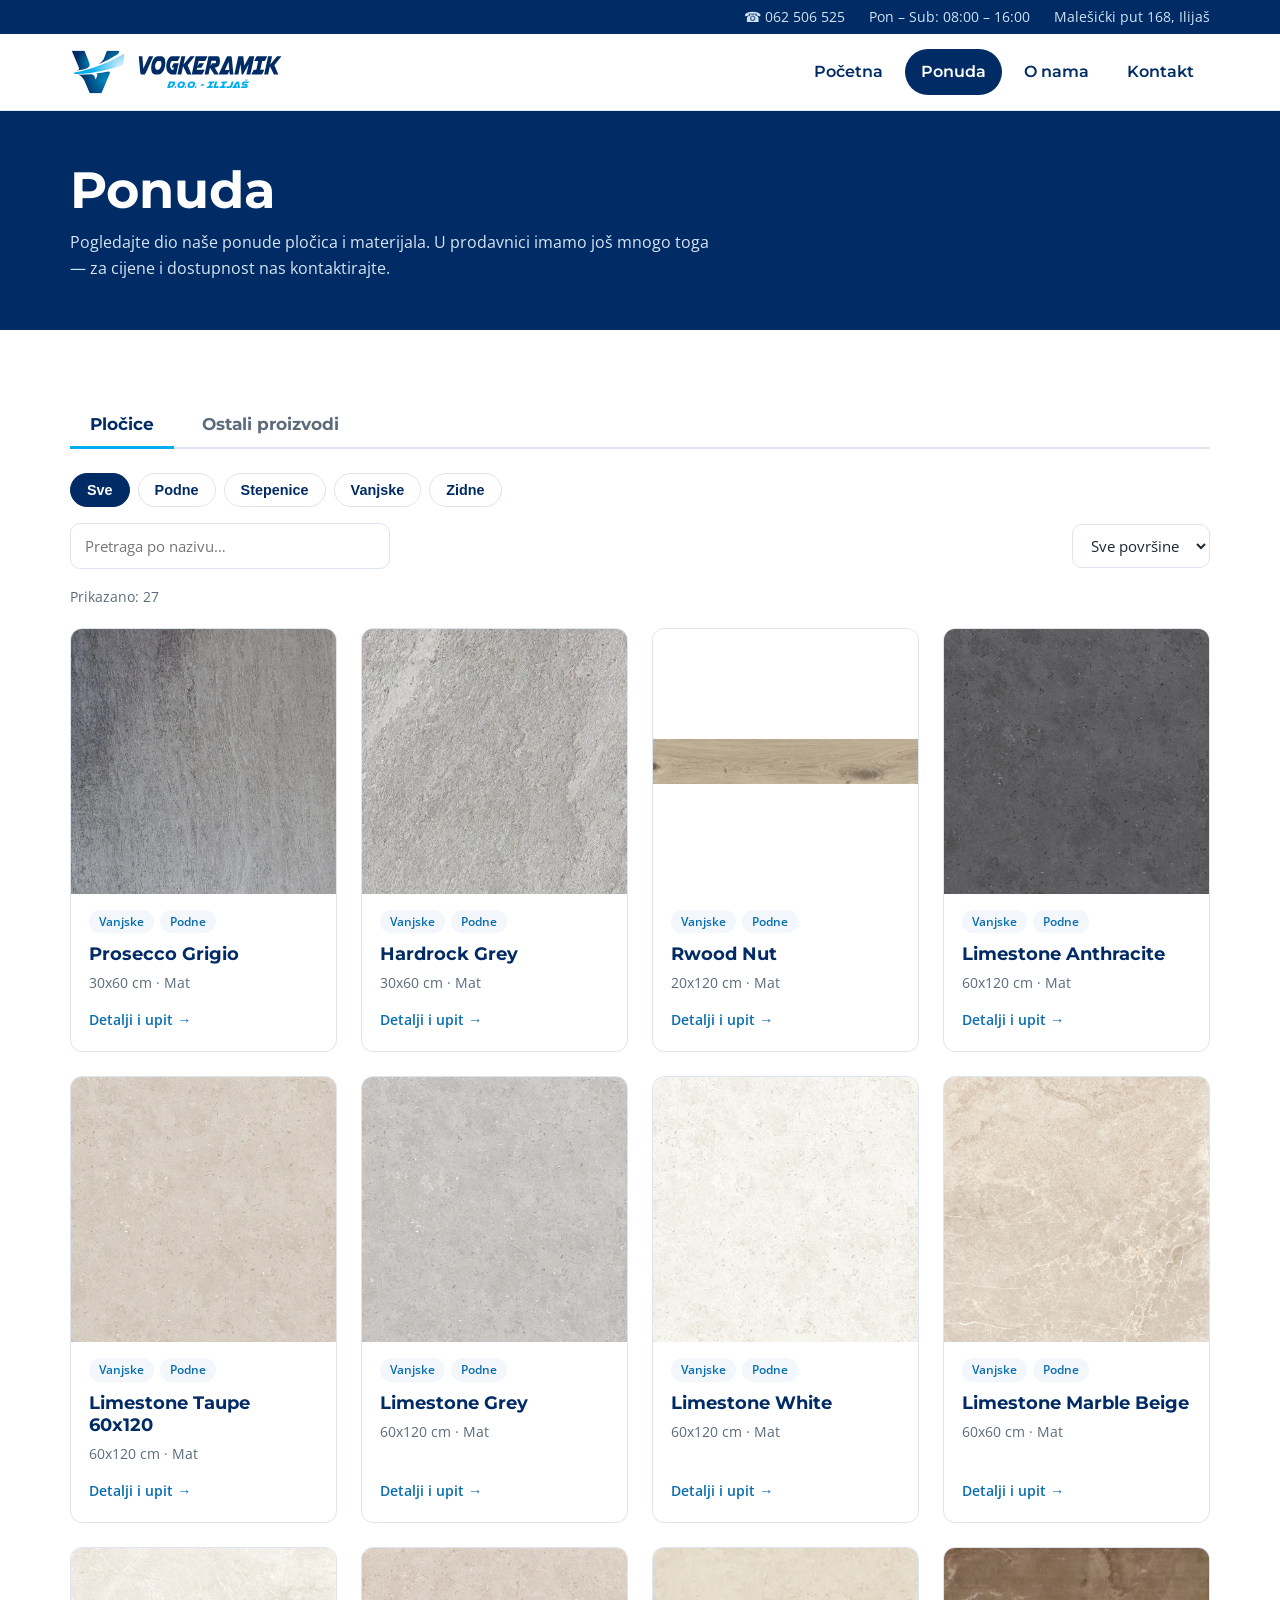
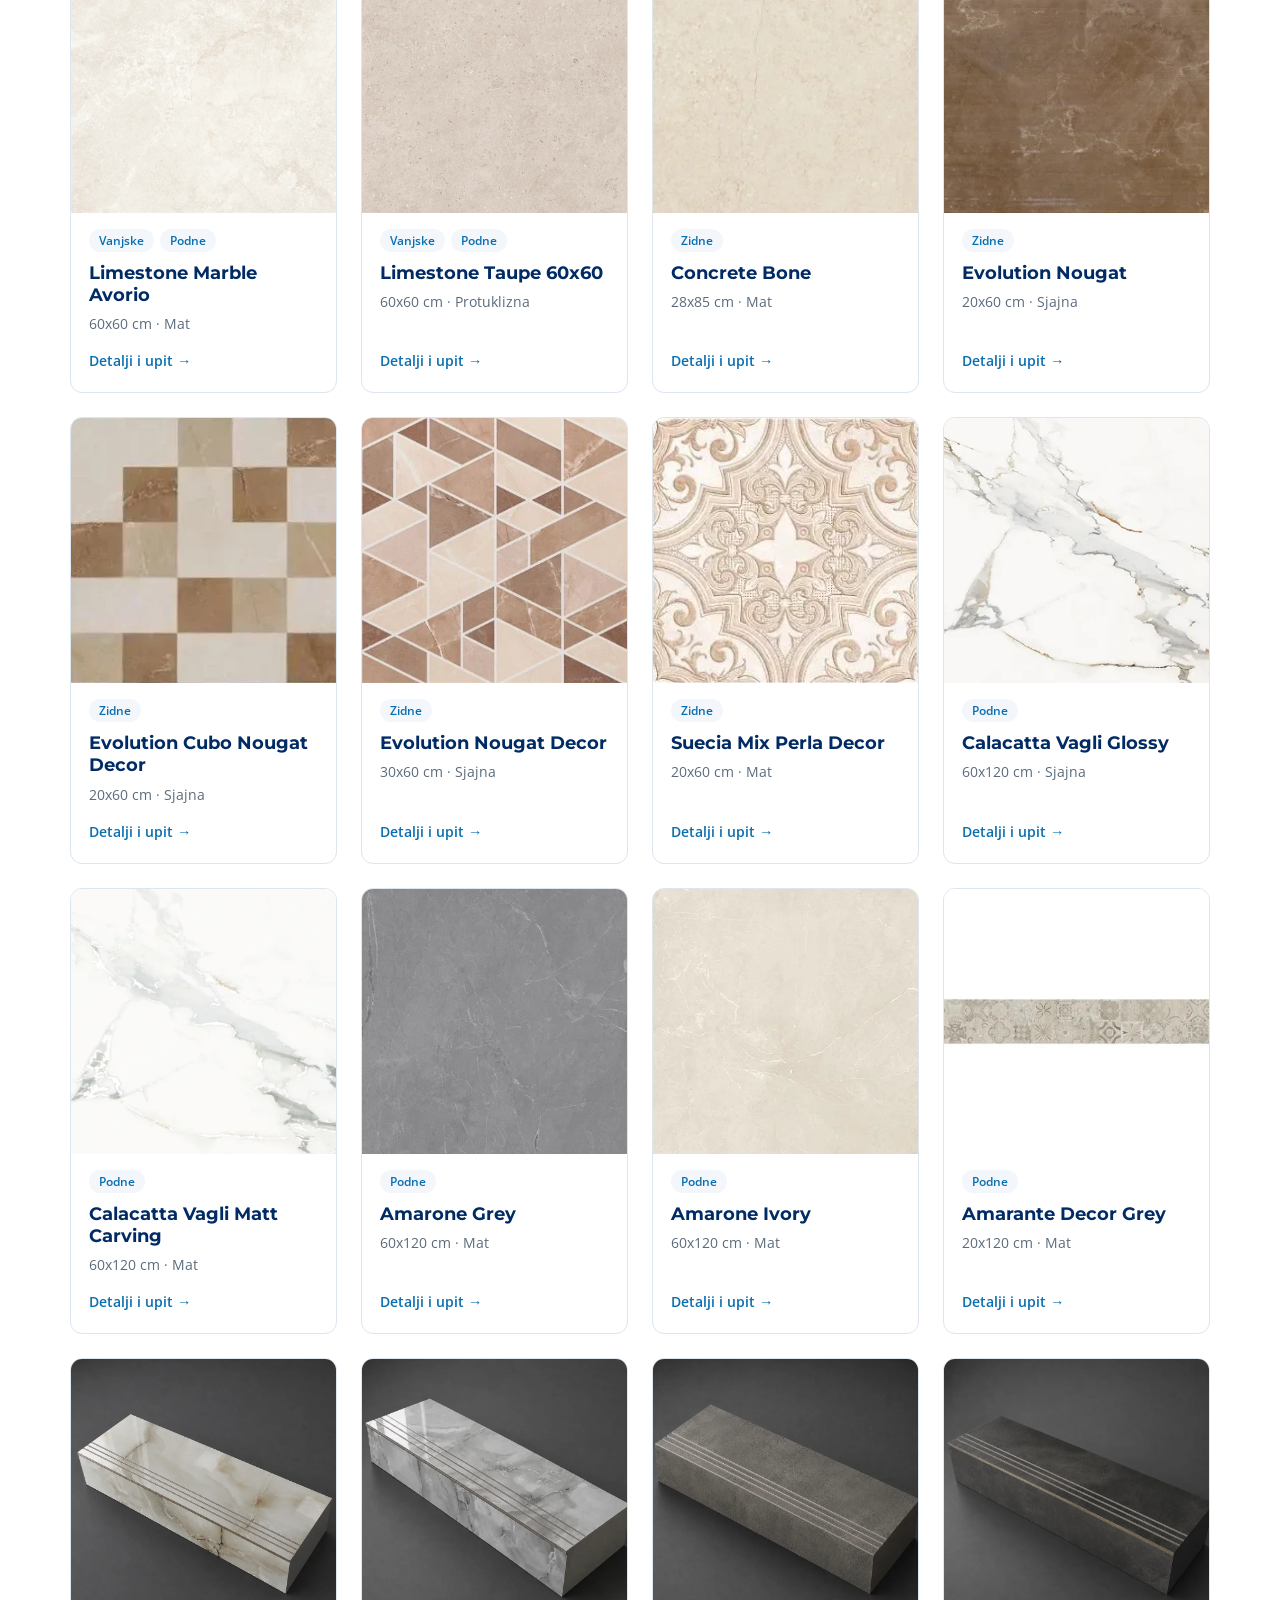
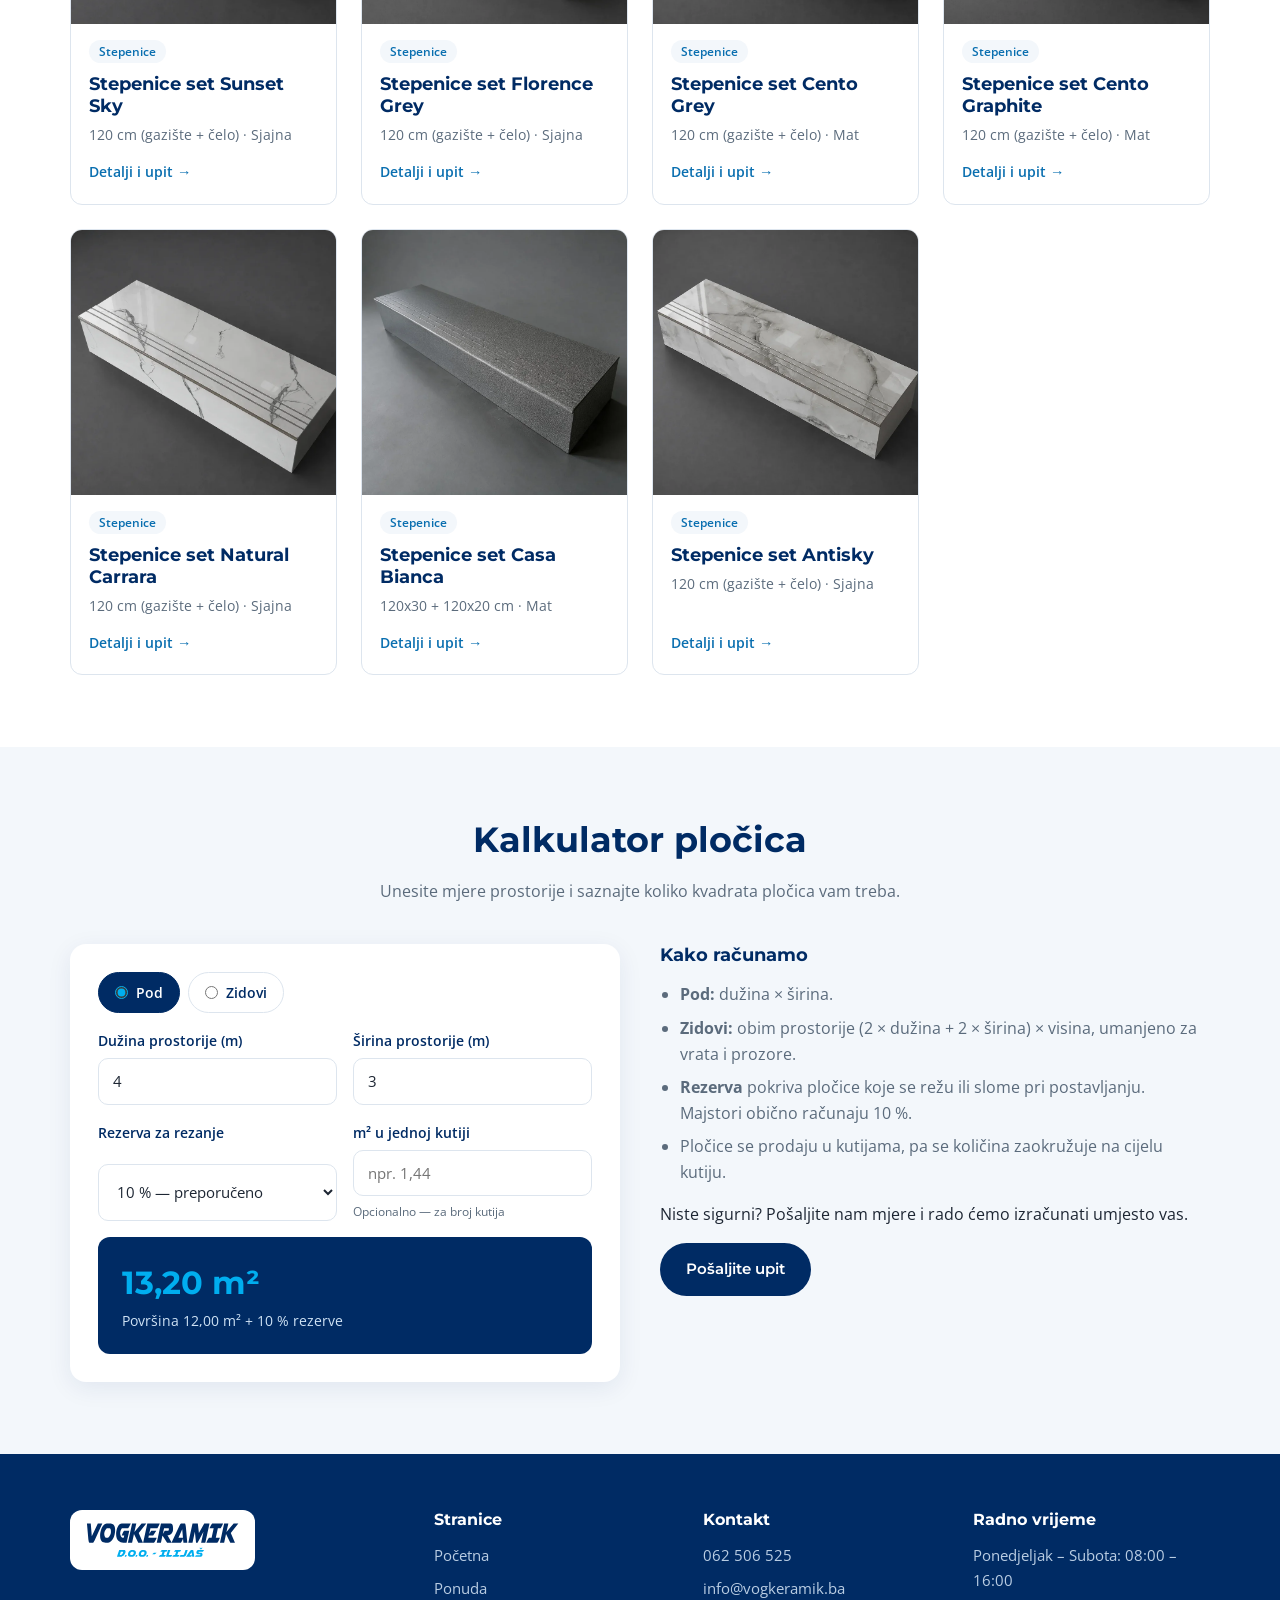
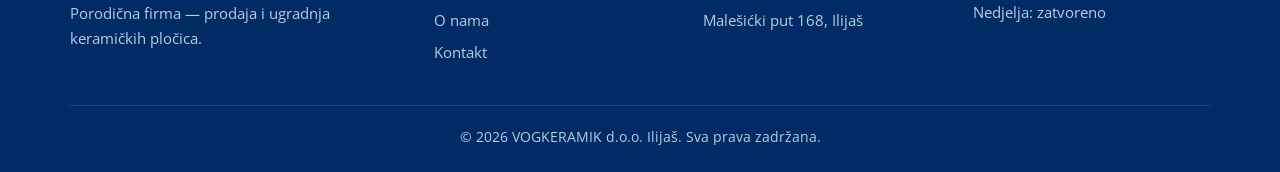
<file: ponuda.html>
<!DOCTYPE html>
<html lang="bs">
<head>
  <meta charset="UTF-8">
  <meta name="viewport" content="width=device-width, initial-scale=1">
  <title>Ponuda — VOGKERAMIK d.o.o. Ilijaš</title>
  <meta name="description" content="Podne, zidne i vanjske keramičke pločice, ljepila, hidroizolacija i silikoni. Kalkulator potrebne količine pločica.">
  <link rel="icon" href="images/logo-znak.svg" type="image/svg+xml">
  <link rel="preconnect" href="https://fonts.googleapis.com">
  <link rel="preconnect" href="https://fonts.gstatic.com" crossorigin>
  <link href="https://fonts.googleapis.com/css2?family=Montserrat:wght@600;700&family=Open+Sans:wght@400;600&display=swap" rel="stylesheet">
  <link rel="stylesheet" href="css/style.css">
</head>
<body>

  <!-- ========== ZAGLAVLJE (isto na svim stranicama) ========== -->
  <header class="zaglavlje">
    <div class="zaglavlje__traka">
      <div class="kontejner">
        <a href="tel:+38762506525">☎ 062 506 525</a>
        <span class="sakrij-mobitel">Pon – Sub: 08:00 – 16:00</span>
        <a class="sakrij-mobitel" href="kontakt.html#lokacija">Malešićki put 168, Ilijaš</a>
      </div>
    </div>
    <div class="kontejner zaglavlje__glavno">
      <a class="logo" href="index.html" aria-label="VOGKERAMIK — početna">
        <img class="logo__znak" src="images/logo-znak.svg" alt="">
        <img class="logo__tekst" src="images/logo-tekst.svg" alt="VOGKERAMIK d.o.o. Ilijaš">
      </a>
      <button class="meni-dugme" type="button" aria-label="Meni" aria-expanded="false" aria-controls="navigacija">
        <svg viewBox="0 0 24 24" fill="none" stroke="currentColor" stroke-width="2" stroke-linecap="round" aria-hidden="true"><line x1="3" y1="6" x2="21" y2="6"/><line x1="3" y1="12" x2="21" y2="12"/><line x1="3" y1="18" x2="21" y2="18"/></svg>
      </button>
      <nav class="navigacija" id="navigacija">
        <ul>
          <li><a href="index.html">Početna</a></li>
          <li><a href="ponuda.html" class="aktivno">Ponuda</a></li>
          <li><a href="o-nama.html">O nama</a></li>
          <li><a href="kontakt.html">Kontakt</a></li>
        </ul>
      </nav>
    </div>
  </header>

  <main>
    <section class="naslovna-traka">
      <div class="kontejner">
        <h1>Ponuda</h1>
        <p>Pogledajte dio naše ponude pločica i materijala. U prodavnici imamo još mnogo toga — za cijene i dostupnost nas kontaktirajte.</p>
      </div>
    </section>

    <!-- ========== KATALOG ========== -->
    <section class="sekcija">
      <div class="kontejner">
        <div class="tabovi" role="tablist">
          <button class="tab" type="button" role="tab" data-tip="plocica" aria-selected="true">Pločice</button>
          <button class="tab" type="button" role="tab" data-tip="ostalo" aria-selected="false">Ostali proizvodi</button>
        </div>

        <div class="filteri">
          <div class="cipovi" id="cipovi"></div>
        </div>
        <div class="filteri">
          <label class="vidljivo-citacu" for="pretraga">Pretraga</label>
          <input class="polje filteri__pretraga" id="pretraga" type="search" placeholder="Pretraga po nazivu…">
          <div class="filteri__desno" data-samo-plocice>
            <label class="vidljivo-citacu" for="filter-povrsina">Površina</label>
            <select class="izbor" id="filter-povrsina"></select>
          </div>
        </div>

        <p class="broj-rezultata" id="broj-rezultata"></p>
        <div class="proizvodi-mreza" id="katalog"></div>
      </div>
    </section>

    <!-- ========== KALKULATOR ========== -->
    <section class="sekcija sekcija--svijetla" id="kalkulator-sekcija">
      <div class="kontejner">
        <div class="sekcija__naslov">
          <h2 id="kalkulator-naslov">Kalkulator pločica</h2>
          <p>Unesite mjere prostorije i saznajte koliko kvadrata pločica vam treba.</p>
        </div>
        <div class="kalkulator">
          <form class="kalkulator__forma" id="kalkulator" aria-labelledby="kalkulator-naslov">
            <div class="kalkulator__nacin cipovi" role="radiogroup" aria-label="Šta oblažete">
              <label class="cip"><input type="radio" name="nacin" value="pod" checked> Pod</label>
              <label class="cip"><input type="radio" name="nacin" value="zid"> Zidovi</label>
            </div>
            <div class="kalkulator__polja">
              <label class="oznaka-polja">Dužina prostorije (m)
                <input class="polje" name="duzina" type="text" inputmode="decimal" value="4">
              </label>
              <label class="oznaka-polja">Širina prostorije (m)
                <input class="polje" name="sirina" type="text" inputmode="decimal" value="3">
              </label>
              <label class="oznaka-polja" id="polje-visina" hidden>Visina zidova (m)
                <input class="polje" name="visina" type="text" inputmode="decimal" value="2,5">
              </label>
              <label class="oznaka-polja" id="polje-otvori" hidden>Vrata i prozori (m²)
                <input class="polje" name="otvori" type="text" inputmode="decimal" value="0">
                <small>Površina koja se ne oblaže</small>
              </label>
              <label class="oznaka-polja">Rezerva za rezanje
                <select class="izbor" name="rezerva">
                  <option value="5">5 % — jednostavno postavljanje</option>
                  <option value="10" selected>10 % — preporučeno</option>
                  <option value="15">15 % — dijagonalno / mnogo rezanja</option>
                </select>
              </label>
              <label class="oznaka-polja">m² u jednoj kutiji
                <input class="polje" name="kutija" type="text" inputmode="decimal" placeholder="npr. 1,44">
                <small>Opcionalno — za broj kutija</small>
              </label>
            </div>
            <div class="kalkulator__rezultat" id="kalkulator-rezultat" aria-live="polite"></div>
          </form>

          <div class="kalkulator__info">
            <h3>Kako računamo</h3>
            <ul>
              <li><strong>Pod:</strong> dužina × širina.</li>
              <li><strong>Zidovi:</strong> obim prostorije (2 × dužina + 2 × širina) × visina, umanjeno za vrata i prozore.</li>
              <li><strong>Rezerva</strong> pokriva pločice koje se režu ili slome pri postavljanju. Majstori obično računaju 10 %.</li>
              <li>Pločice se prodaju u kutijama, pa se količina zaokružuje na cijelu kutiju.</li>
            </ul>
            <p>Niste sigurni? Pošaljite nam mjere i rado ćemo izračunati umjesto vas.</p>
            <a class="dugme dugme--plavo" href="kontakt.html">Pošaljite upit</a>
          </div>
        </div>
      </div>
    </section>
  </main>

  <!-- Prozor s detaljima proizvoda -->
  <dialog class="prozor" id="detalji">
    <button class="prozor__zatvori" type="button" aria-label="Zatvori">×</button>
    <div class="prozor__sadrzaj"></div>
  </dialog>

  <!-- ========== PODNOŽJE (isto na svim stranicama) ========== -->
  <footer class="podnozje">
    <div class="kontejner">
      <div class="podnozje__mreza">
        <div>
          <a class="podnozje__logo" href="index.html"><img src="images/logo-tekst.svg" alt="VOGKERAMIK d.o.o. Ilijaš"></a>
          <p>Porodična firma — prodaja i ugradnja keramičkih pločica.</p>
        </div>
        <div>
          <h3>Stranice</h3>
          <ul>
            <li><a href="index.html">Početna</a></li>
            <li><a href="ponuda.html">Ponuda</a></li>
            <li><a href="o-nama.html">O nama</a></li>
            <li><a href="kontakt.html">Kontakt</a></li>
          </ul>
        </div>
        <div>
          <h3>Kontakt</h3>
          <ul>
            <li><a href="tel:+38762506525">062 506 525</a></li>
            <li><a href="mailto:info@vogkeramik.ba">info@vogkeramik.ba</a></li>
            <li><a href="kontakt.html#lokacija">Malešićki put 168, Ilijaš</a></li>
          </ul>
        </div>
        <div>
          <h3>Radno vrijeme</h3>
          <ul>
            <li>Ponedjeljak – Subota: 08:00 – 16:00</li>
            <li>Nedjelja: zatvoreno</li>
          </ul>
        </div>
      </div>
      <div class="podnozje__dno">© <span data-godina>2026</span> VOGKERAMIK d.o.o. Ilijaš. Sva prava zadržana.</div>
    </div>
  </footer>

  <script src="js/podaci.js"></script>
  <script src="js/main.js"></script>
</body>
</html>
</file>
<file: css/style.css>
/* ==========================================================
   VOGKERAMIK d.o.o. — stilovi
   Boje su preuzete iz logotipa.
   ========================================================== */

:root {
  --navy: #002b64;
  --plava: #0a6fb0;
  --cijan: #00aeef;
  --tekst: #1d2633;
  --siva: #5b6b7c;
  --linija: #dde5ee;
  --pozadina-svijetla: #f3f7fb;
  --bijela: #ffffff;
  --viber: #7360f2;
  --whatsapp: #1fa855;

  --radius: 12px;
  --sjena: 0 6px 24px rgba(0, 43, 100, 0.08);
  --sjena-jaka: 0 12px 32px rgba(0, 43, 100, 0.16);
  --sirina: 1180px;

  --font-naslov: "Montserrat", "Segoe UI", Arial, sans-serif;
  --font-tekst: "Open Sans", "Segoe UI", Arial, sans-serif;
}

*,
*::before,
*::after {
  box-sizing: border-box;
}

html {
  scroll-behavior: smooth;
}

[hidden] {
  display: none !important;
}

/* Da sadržaj ne završi ispod zaglavlja kod skoka na #sidro */
[id] {
  scroll-margin-top: 130px;
}

body {
  margin: 0;
  font-family: var(--font-tekst);
  font-size: 16px;
  line-height: 1.6;
  color: var(--tekst);
  background: var(--bijela);
}

img {
  max-width: 100%;
  display: block;
}

a {
  color: var(--plava);
}

h1,
h2,
h3 {
  font-family: var(--font-naslov);
  color: var(--navy);
  line-height: 1.2;
  margin: 0 0 0.5em;
}

h1 { font-size: clamp(2rem, 5vw, 3.2rem); }
h2 { font-size: clamp(1.6rem, 3.5vw, 2.2rem); }
h3 { font-size: 1.15rem; }

.kontejner {
  max-width: var(--sirina);
  margin: 0 auto;
  padding: 0 20px;
}

.sekcija {
  padding: 72px 0;
}

.sekcija--svijetla {
  background: var(--pozadina-svijetla);
}

.sekcija__naslov {
  text-align: center;
  margin-bottom: 40px;
}

.sekcija__naslov p {
  color: var(--siva);
  max-width: 620px;
  margin: 0 auto;
}

.vidljivo-citacu {
  position: absolute;
  width: 1px;
  height: 1px;
  overflow: hidden;
  clip: rect(0 0 0 0);
  white-space: nowrap;
}

/* ---------- Dugmad ---------- */

.dugme {
  display: inline-flex;
  align-items: center;
  justify-content: center;
  gap: 8px;
  padding: 12px 24px;
  border-radius: 999px;
  border: 2px solid transparent;
  font-family: var(--font-naslov);
  font-weight: 600;
  font-size: 0.95rem;
  text-decoration: none;
  cursor: pointer;
  transition: background 0.2s, color 0.2s, border-color 0.2s, transform 0.2s;
}

.dugme:hover {
  transform: translateY(-1px);
}

.dugme svg {
  width: 18px;
  height: 18px;
  flex-shrink: 0;
}

.dugme--glavno {
  background: var(--cijan);
  color: var(--navy);
}

.dugme--glavno:hover {
  background: #33c0f3;
}

.dugme--plavo {
  background: var(--navy);
  color: var(--bijela);
}

.dugme--plavo:hover {
  background: var(--plava);
}

.dugme--obrub {
  border-color: currentColor;
  color: var(--bijela);
  background: transparent;
}

.dugme--obrub:hover {
  background: rgba(255, 255, 255, 0.12);
}

.dugme--obrub-tamno {
  border-color: var(--navy);
  color: var(--navy);
  background: transparent;
}

.dugme--obrub-tamno:hover {
  background: var(--navy);
  color: var(--bijela);
}

.dugme--viber {
  background: var(--viber);
  color: var(--bijela);
}

.dugme--whatsapp {
  background: var(--whatsapp);
  color: var(--bijela);
}

.dugme--viber:hover,
.dugme--whatsapp:hover {
  filter: brightness(1.08);
}

/* ---------- Zaglavlje ---------- */

.zaglavlje {
  position: sticky;
  top: 0;
  z-index: 50;
  background: var(--bijela);
  border-bottom: 1px solid var(--linija);
}

.zaglavlje__traka {
  background: var(--navy);
  color: #cfe3f5;
  font-size: 0.85rem;
}

.zaglavlje__traka .kontejner {
  display: flex;
  justify-content: flex-end;
  gap: 24px;
  padding-top: 6px;
  padding-bottom: 6px;
}

.zaglavlje__traka a {
  color: inherit;
  text-decoration: none;
}

.zaglavlje__traka a:hover {
  color: var(--bijela);
}

.zaglavlje__glavno {
  display: flex;
  align-items: center;
  justify-content: space-between;
  min-height: 76px;
}

.logo {
  display: flex;
  align-items: center;
  gap: 10px;
}

.logo__znak {
  height: 46px;
  width: auto;
}

.logo__tekst {
  height: 38px;
  width: auto;
}

.navigacija ul {
  display: flex;
  gap: 6px;
  list-style: none;
  margin: 0;
  padding: 0;
}

.navigacija a {
  display: block;
  padding: 10px 16px;
  border-radius: 999px;
  font-family: var(--font-naslov);
  font-weight: 600;
  color: var(--navy);
  text-decoration: none;
  transition: background 0.2s;
}

.navigacija a:hover {
  background: var(--pozadina-svijetla);
}

.navigacija a.aktivno {
  background: var(--navy);
  color: var(--bijela);
}

.meni-dugme {
  display: none;
  background: none;
  border: 0;
  padding: 10px;
  cursor: pointer;
  color: var(--navy);
}

.meni-dugme svg {
  width: 28px;
  height: 28px;
}

@media (max-width: 860px) {
  .zaglavlje__traka .kontejner {
    justify-content: center;
    gap: 16px;
  }

  .zaglavlje__traka .sakrij-mobitel {
    display: none;
  }

  .meni-dugme {
    display: block;
  }

  .navigacija {
    display: none;
    position: absolute;
    top: 100%;
    left: 0;
    right: 0;
    background: var(--bijela);
    border-bottom: 1px solid var(--linija);
    box-shadow: var(--sjena);
  }

  .navigacija.otvoreno {
    display: block;
  }

  .navigacija ul {
    flex-direction: column;
    padding: 12px 20px 20px;
  }

  .navigacija a {
    border-radius: 8px;
    padding: 12px 16px;
  }
}

@media (max-width: 420px) {
  .logo__znak { height: 38px; }
  .logo__tekst { height: 30px; }
}

/* ---------- Uvodni dio (hero) ---------- */

.hero {
  position: relative;
  overflow: hidden;
  color: var(--bijela);
  background:
    linear-gradient(115deg, rgba(0, 43, 100, 0.97) 0%, rgba(0, 43, 100, 0.92) 45%, rgba(10, 111, 176, 0.85) 100%),
    repeating-linear-gradient(0deg, transparent 0 79px, rgba(255, 255, 255, 0.07) 79px 80px),
    repeating-linear-gradient(90deg, transparent 0 79px, rgba(255, 255, 255, 0.07) 79px 80px),
    var(--navy);
}

.hero::after {
  /* svijetli "zamah" kao u logotipu */
  content: "";
  position: absolute;
  right: -10%;
  bottom: -35%;
  width: 70%;
  height: 90%;
  background: radial-gradient(ellipse at center, rgba(0, 174, 239, 0.35), transparent 65%);
  pointer-events: none;
}

.hero .kontejner {
  position: relative;
  z-index: 1;
  display: grid;
  grid-template-columns: 1.2fr 1fr;
  gap: 48px;
  align-items: center;
  padding-top: 88px;
  padding-bottom: 96px;
}

.hero h1 {
  color: var(--bijela);
}

.hero h1 span {
  color: var(--cijan);
}

.hero p {
  font-size: 1.15rem;
  color: #d6e6f5;
  max-width: 560px;
}

.hero__dugmad {
  display: flex;
  flex-wrap: wrap;
  gap: 12px;
  margin-top: 28px;
}

.hero__mozaik {
  display: grid;
  grid-template-columns: repeat(3, 1fr);
  gap: 10px;
  transform: rotate(-4deg);
}

.hero__mozaik img {
  width: 100%;
  aspect-ratio: 1;
  object-fit: cover;
  border-radius: 8px;
  box-shadow: 0 10px 24px rgba(0, 0, 0, 0.3);
}

.hero__mozaik img:nth-child(2),
.hero__mozaik img:nth-child(5) {
  transform: translateY(18px);
}

/* Slajdovi u uvodu: traka se pomjera ulijevo za širinu jednog slajda */
.hero__traka {
  position: relative;
  z-index: 1;
  display: flex;
  transition: transform 0.6s ease;
  touch-action: pan-y;
}

.hero__slajd {
  flex: 0 0 100%;
  min-width: 0;
}

.hero__naslov {
  font-size: clamp(2rem, 5vw, 3.2rem);
  color: var(--bijela);
}

.hero__naslov span {
  color: var(--cijan);
}

.hero__ilustracija img {
  width: 100%;
  transform: rotate(-4deg);
  filter: drop-shadow(0 10px 24px rgba(0, 0, 0, 0.3));
}

.hero__kontrole {
  position: absolute;
  z-index: 2;
  left: 0;
  right: 0;
  bottom: 24px;
  display: flex;
  justify-content: center;
  align-items: center;
  gap: 16px;
}

.hero__strelica {
  width: 44px;
  height: 44px;
  display: grid;
  place-items: center;
  border: 2px solid rgba(255, 255, 255, 0.5);
  border-radius: 50%;
  background: transparent;
  color: var(--bijela);
  cursor: pointer;
  transition: background 0.2s, border-color 0.2s;
}

.hero__strelica:hover {
  background: rgba(255, 255, 255, 0.12);
  border-color: var(--bijela);
}

.hero__strelica svg {
  width: 20px;
  height: 20px;
}

.hero__tacke {
  display: flex;
  gap: 8px;
}

.hero__tacka {
  width: 10px;
  height: 10px;
  padding: 0;
  border: 0;
  border-radius: 999px;
  background: rgba(255, 255, 255, 0.4);
  cursor: pointer;
  transition: width 0.3s, background 0.3s;
}

.hero__tacka[aria-current="true"] {
  width: 28px;
  background: var(--cijan);
}

@media (prefers-reduced-motion: reduce) {
  .hero__traka {
    transition: none;
  }
}

@media (max-width: 860px) {
  .hero .kontejner {
    grid-template-columns: 1fr;
    padding-top: 56px;
    padding-bottom: 96px;
  }

  .hero__mozaik,
  .hero__ilustracija {
    max-width: 420px;
  }
}

/* ---------- Uvodni naslov podstranica ---------- */

.naslovna-traka {
  background: var(--navy);
  color: #d6e6f5;
  padding: 48px 0;
}

.naslovna-traka h1 {
  color: var(--bijela);
  margin-bottom: 0.2em;
}

.naslovna-traka p {
  margin: 0;
  max-width: 640px;
}

/* ---------- Kartice kategorija (početna) ---------- */

.kategorije-mreza {
  display: grid;
  grid-template-columns: repeat(5, 1fr);
  gap: 16px;
}

.kategorija-kartica {
  position: relative;
  display: block;
  border-radius: var(--radius);
  overflow: hidden;
  aspect-ratio: 3 / 4;
  text-decoration: none;
  box-shadow: var(--sjena);
  transition: transform 0.25s, box-shadow 0.25s;
}

.kategorija-kartica:hover {
  transform: translateY(-4px);
  box-shadow: var(--sjena-jaka);
}

.kategorija-kartica img {
  width: 100%;
  height: 100%;
  object-fit: cover;
}

.kategorija-kartica__tekst {
  position: absolute;
  inset: auto 0 0 0;
  padding: 48px 20px 20px;
  background: linear-gradient(transparent, rgba(0, 30, 70, 0.9));
  color: var(--bijela);
}

.kategorija-kartica__tekst h3 {
  color: var(--bijela);
  margin: 0;
  font-size: 1.2rem;
}

.kategorija-kartica__tekst span {
  font-size: 0.9rem;
  color: #cfe3f5;
}

@media (max-width: 1024px) {
  .kategorije-mreza {
    grid-template-columns: repeat(2, 1fr);
  }

  /* Zadnja kartica bez para zauzima cijeli red, kao široki baner */
  .kategorija-kartica:last-child:nth-child(odd) {
    grid-column: 1 / -1;
    aspect-ratio: 2 / 1;
  }
}

/* ---------- Prednosti (zašto mi) ---------- */

.prednosti {
  display: grid;
  grid-template-columns: repeat(4, 1fr);
  gap: 24px;
}

.prednost {
  background: var(--bijela);
  border-radius: var(--radius);
  padding: 28px 24px;
  box-shadow: var(--sjena);
}

.prednost__ikona {
  display: grid;
  place-items: center;
  width: 52px;
  height: 52px;
  border-radius: 14px;
  background: var(--pozadina-svijetla);
  color: var(--plava);
  margin-bottom: 16px;
}

.prednost__ikona svg {
  width: 26px;
  height: 26px;
}

.prednost p {
  margin: 0;
  color: var(--siva);
  font-size: 0.95rem;
}

@media (max-width: 960px) {
  .prednosti {
    grid-template-columns: repeat(2, 1fr);
  }
}

@media (max-width: 560px) {
  .prednosti {
    grid-template-columns: 1fr;
  }
}

/* ---------- Poziv na akciju ---------- */

/* Dvije kartice jedna do druge: svijetla (kalkulator) i tamna (ugradnja) */
.pozivi {
  display: grid;
  grid-template-columns: 1fr 1fr;
  gap: 24px;
}

.poziv {
  border-radius: 20px;
  padding: 40px;
  display: flex;
  flex-direction: column;
  align-items: flex-start;
}

.poziv h2 {
  font-size: clamp(1.4rem, 2.6vw, 1.75rem);
  margin-bottom: 0.4em;
}

.poziv p {
  margin: 0 0 28px;
}

.poziv__ikona {
  width: 52px;
  height: 52px;
  display: grid;
  place-items: center;
  border-radius: 14px;
  margin-bottom: 20px;
}

.poziv__ikona svg {
  width: 26px;
  height: 26px;
}

.poziv__dugmad {
  display: flex;
  flex-wrap: wrap;
  gap: 12px;
  margin-top: auto;
}

.poziv--svijetli {
  background: var(--pozadina-svijetla);
  border: 1px solid var(--linija);
}

.poziv--svijetli p {
  color: var(--siva);
}

.poziv--svijetli .poziv__ikona {
  background: var(--bijela);
  color: var(--plava);
  box-shadow: var(--sjena);
}

.poziv--tamni {
  background: linear-gradient(115deg, var(--navy), var(--plava));
  color: var(--bijela);
}

.poziv--tamni h2 {
  color: var(--bijela);
}

.poziv--tamni p {
  color: #d6e6f5;
}

.poziv--tamni .poziv__ikona {
  background: rgba(255, 255, 255, 0.12);
  color: var(--cijan);
}

@media (max-width: 860px) {
  .pozivi {
    grid-template-columns: 1fr;
  }
}

@media (max-width: 560px) {
  .poziv {
    padding: 32px 24px;
  }
}

/* ---------- Ponuda: kartice ---------- */

.proizvodi-mreza {
  display: grid;
  grid-template-columns: repeat(auto-fill, minmax(230px, 1fr));
  gap: 24px;
}

.proizvod {
  display: flex;
  flex-direction: column;
  background: var(--bijela);
  border: 1px solid var(--linija);
  border-radius: var(--radius);
  overflow: hidden;
  cursor: pointer;
  text-align: left;
  padding: 0;
  font: inherit;
  color: inherit;
  transition: transform 0.25s, box-shadow 0.25s;
}

.proizvod:hover,
.proizvod:focus-visible {
  transform: translateY(-4px);
  box-shadow: var(--sjena-jaka);
}

.proizvod:focus-visible {
  outline: 3px solid var(--cijan);
  outline-offset: 2px;
}

.proizvod__slika {
  aspect-ratio: 1;
  width: 100%;
  object-fit: cover;
  background: var(--pozadina-svijetla);
}

.proizvod__tijelo {
  padding: 16px 18px 20px;
  display: flex;
  flex-direction: column;
  gap: 6px;
  flex: 1;
}

.proizvod__oznake {
  display: flex;
  flex-wrap: wrap;
  gap: 6px;
}

.oznaka {
  display: inline-block;
  padding: 2px 10px;
  border-radius: 999px;
  background: var(--pozadina-svijetla);
  color: var(--plava);
  font-size: 0.75rem;
  font-weight: 600;
}

.proizvod h3 {
  margin: 4px 0 0;
}

.proizvod__detalji {
  color: var(--siva);
  font-size: 0.9rem;
  margin: 0;
}

.proizvod__link {
  margin-top: auto;
  padding-top: 8px;
  color: var(--plava);
  font-weight: 600;
  font-size: 0.9rem;
}

/* Na mobitelu dvije kartice u redu */
@media (max-width: 560px) {
  .proizvodi-mreza {
    grid-template-columns: repeat(2, 1fr);
    gap: 12px;
  }

  .proizvod__tijelo {
    padding: 12px;
  }

  .proizvod h3 {
    font-size: 0.98rem;
  }

  .proizvod__detalji,
  .proizvod__link {
    font-size: 0.8rem;
  }

  .kategorija-kartica__tekst {
    padding: 40px 12px 12px;
  }

  .kategorija-kartica__tekst h3 {
    font-size: 1.05rem;
  }

  .kategorija-kartica__tekst span {
    font-size: 0.8rem;
  }
}

/* ---------- Ponuda: filteri ---------- */

.tabovi {
  display: flex;
  gap: 8px;
  margin-bottom: 24px;
  border-bottom: 2px solid var(--linija);
}

.tab {
  background: none;
  border: 0;
  padding: 12px 20px;
  margin-bottom: -2px;
  border-bottom: 3px solid transparent;
  font-family: var(--font-naslov);
  font-weight: 700;
  font-size: 1.05rem;
  color: var(--siva);
  cursor: pointer;
}

.tab[aria-selected="true"] {
  color: var(--navy);
  border-bottom-color: var(--cijan);
}

.filteri {
  display: flex;
  flex-wrap: wrap;
  align-items: center;
  gap: 12px 16px;
  margin-bottom: 16px;
}

.cipovi {
  display: flex;
  flex-wrap: wrap;
  gap: 8px;
}

.cip {
  padding: 8px 16px;
  border-radius: 999px;
  border: 1px solid var(--linija);
  background: var(--bijela);
  color: var(--navy);
  font-weight: 600;
  font-size: 0.9rem;
  cursor: pointer;
  transition: background 0.2s, color 0.2s;
}

.cip:hover {
  border-color: var(--plava);
}

.cip[aria-pressed="true"] {
  background: var(--navy);
  border-color: var(--navy);
  color: var(--bijela);
}

.polje,
.izbor {
  padding: 10px 14px;
  border: 1px solid var(--linija);
  border-radius: 10px;
  font: inherit;
  font-size: 0.95rem;
  color: var(--tekst);
  background: var(--bijela);
}

.polje:focus,
.izbor:focus {
  outline: 2px solid var(--cijan);
  border-color: transparent;
}

.filteri__pretraga {
  flex: 1 1 220px;
  max-width: 320px;
}

.filteri__desno {
  display: flex;
  flex-wrap: wrap;
  gap: 12px;
  margin-left: auto;
}

.broj-rezultata {
  color: var(--siva);
  font-size: 0.9rem;
  margin: 0 0 20px;
}

.nema-rezultata {
  grid-column: 1 / -1;
  text-align: center;
  padding: 48px 20px;
  color: var(--siva);
}

@media (max-width: 860px) {
  .filteri__pretraga {
    max-width: none;
  }

  .filteri__desno {
    margin-left: 0;
    width: 100%;
  }

  .filteri__desno .izbor {
    flex: 1;
  }
}

/* ---------- Detalji proizvoda (prozor) ---------- */

.prozor {
  width: min(900px, calc(100% - 32px));
  max-height: calc(100% - 32px);
  padding: 0;
  border: 0;
  border-radius: 16px;
  box-shadow: var(--sjena-jaka);
}

.prozor::backdrop {
  background: rgba(0, 20, 50, 0.6);
}

.prozor__sadrzaj {
  display: grid;
  grid-template-columns: 1fr 1fr;
}

.prozor__slika {
  width: 100%;
  height: 100%;
  min-height: 300px;
  object-fit: cover;
  background: var(--pozadina-svijetla);
}

.prozor__tekst {
  padding: 32px;
  display: flex;
  flex-direction: column;
  gap: 12px;
}

.prozor__tekst h2 {
  margin: 0;
}

.prozor__opis {
  color: var(--siva);
  margin: 0;
}

.prozor__tabela {
  margin: 0;
  display: grid;
  grid-template-columns: auto 1fr;
  gap: 8px 16px;
  font-size: 0.95rem;
}

.prozor__tabela dt {
  color: var(--siva);
}

.prozor__tabela dd {
  margin: 0;
  font-weight: 600;
}

.prozor__cijena {
  background: var(--pozadina-svijetla);
  border-radius: 10px;
  padding: 12px 16px;
  font-size: 0.9rem;
  color: var(--navy);
}

.prozor__dugmad {
  display: flex;
  flex-wrap: wrap;
  gap: 8px;
  margin-top: auto;
}

.prozor__dugmad .dugme {
  padding: 10px 18px;
}

.prozor__zatvori {
  position: absolute;
  top: 12px;
  right: 12px;
  width: 40px;
  height: 40px;
  border-radius: 50%;
  border: 0;
  background: rgba(255, 255, 255, 0.92);
  color: var(--navy);
  font-size: 1.5rem;
  line-height: 1;
  cursor: pointer;
  box-shadow: var(--sjena);
}

@media (max-width: 700px) {
  .prozor__sadrzaj {
    grid-template-columns: 1fr;
  }

  .prozor__slika {
    min-height: 0;
    aspect-ratio: 4 / 3;
  }

  .prozor__tekst {
    padding: 24px;
  }
}

/* ---------- Kalkulator ---------- */

.kalkulator {
  display: grid;
  grid-template-columns: 1fr 1fr;
  gap: 40px;
  align-items: start;
}

.kalkulator__forma {
  background: var(--bijela);
  border-radius: 16px;
  padding: 28px;
  box-shadow: var(--sjena);
  display: grid;
  gap: 16px;
}

.kalkulator__nacin .cip {
  display: inline-flex;
  align-items: center;
  gap: 8px;
}

.kalkulator__nacin input {
  accent-color: var(--cijan);
  margin: 0;
}

.kalkulator__nacin .cip:has(input:checked) {
  background: var(--navy);
  border-color: var(--navy);
  color: var(--bijela);
}

.kalkulator__polja {
  display: grid;
  grid-template-columns: 1fr 1fr;
  gap: 16px;
}

.kalkulator__rezultat {
  background: var(--navy);
  color: var(--bijela);
  border-radius: 12px;
  padding: 20px 24px;
}

.kalkulator__rezultat strong {
  display: block;
  font-family: var(--font-naslov);
  font-size: 2rem;
  color: var(--cijan);
}

.kalkulator__rezultat span {
  font-size: 0.9rem;
  color: #cfe3f5;
}

.kalkulator__info ul {
  padding-left: 20px;
  color: var(--siva);
}

.kalkulator__info li {
  margin-bottom: 8px;
}

@media (max-width: 860px) {
  .kalkulator {
    grid-template-columns: 1fr;
  }
}

/* ---------- Forme ---------- */

.oznaka-polja {
  display: grid;
  gap: 6px;
  font-weight: 600;
  font-size: 0.9rem;
  color: var(--navy);
}

.oznaka-polja .polje,
.oznaka-polja .izbor {
  width: 100%;
  font-weight: 400;
}

.oznaka-polja small {
  font-weight: 400;
  color: var(--siva);
}

textarea.polje {
  min-height: 140px;
  resize: vertical;
}

/* ---------- Kontakt ---------- */

.kontakt-mreza {
  display: grid;
  grid-template-columns: 1fr 1.2fr;
  gap: 40px;
  align-items: start;
}

.kontakt-info {
  display: grid;
  gap: 16px;
}

.kontakt-stavka {
  display: flex;
  gap: 16px;
  align-items: flex-start;
  background: var(--bijela);
  border: 1px solid var(--linija);
  border-radius: var(--radius);
  padding: 18px 20px;
}

.kontakt-stavka__ikona {
  flex-shrink: 0;
  display: grid;
  place-items: center;
  width: 44px;
  height: 44px;
  border-radius: 12px;
  background: var(--pozadina-svijetla);
  color: var(--plava);
}

.kontakt-stavka__ikona svg {
  width: 22px;
  height: 22px;
}

.kontakt-stavka h3 {
  font-size: 1rem;
  margin: 0 0 2px;
}

.kontakt-stavka p {
  margin: 0;
  color: var(--siva);
}

.kontakt-stavka a {
  font-weight: 600;
  text-decoration: none;
}

.kontakt-dugmad {
  display: flex;
  flex-wrap: wrap;
  gap: 10px;
}

.kontakt-forma {
  background: var(--bijela);
  border-radius: 16px;
  padding: 32px;
  box-shadow: var(--sjena);
  display: grid;
  gap: 16px;
}

.kontakt-forma__red {
  display: grid;
  grid-template-columns: 1fr 1fr;
  gap: 16px;
}

.kontakt-forma__dugmad {
  display: flex;
  flex-wrap: wrap;
  gap: 10px;
}

.kontakt-forma__napomena {
  font-size: 0.85rem;
  color: var(--siva);
  margin: 0;
}

.mapa {
  border: 0;
  width: 100%;
  height: 420px;
  border-radius: 16px;
  box-shadow: var(--sjena);
}

.radno-vrijeme {
  width: 100%;
  border-collapse: collapse;
}

.radno-vrijeme td {
  padding: 6px 0;
  border-bottom: 1px dashed var(--linija);
}

.radno-vrijeme td:last-child {
  text-align: right;
  font-weight: 600;
}

@media (max-width: 860px) {
  .kontakt-mreza {
    grid-template-columns: 1fr;
  }
}

@media (max-width: 560px) {
  .kontakt-forma {
    padding: 24px 20px;
  }

  .kontakt-forma__red,
  .kalkulator__polja {
    grid-template-columns: 1fr;
  }
}

/* ---------- O nama ---------- */

.o-nama {
  display: grid;
  grid-template-columns: 1.3fr 1fr;
  gap: 48px;
  align-items: center;
}

.o-nama__tekst p {
  color: var(--siva);
  font-size: 1.05rem;
}

.o-nama__slika {
  background: var(--pozadina-svijetla);
  border-radius: 20px;
  padding: 40px;
}

@media (max-width: 860px) {
  .o-nama {
    grid-template-columns: 1fr;
  }
}

/* ---------- Podnožje ---------- */

.podnozje {
  background: var(--navy);
  color: #b9cde3;
  padding: 56px 0 24px;
  font-size: 0.95rem;
}

.podnozje__mreza {
  display: grid;
  grid-template-columns: 1.4fr 1fr 1fr 1fr;
  gap: 32px;
}

.podnozje h3 {
  color: var(--bijela);
  font-size: 1rem;
  margin-bottom: 14px;
}

.podnozje ul {
  list-style: none;
  margin: 0;
  padding: 0;
  display: grid;
  gap: 8px;
}

.podnozje a {
  color: #b9cde3;
  text-decoration: none;
}

.podnozje a:hover {
  color: var(--cijan);
}

.podnozje__logo {
  display: inline-flex;
  background: var(--bijela);
  border-radius: 12px;
  padding: 10px 14px;
  margin-bottom: 16px;
}

.podnozje__logo img {
  height: 40px;
  width: auto;
}

.podnozje__dno {
  margin-top: 40px;
  padding-top: 20px;
  border-top: 1px solid rgba(255, 255, 255, 0.12);
  font-size: 0.85rem;
  text-align: center;
}

@media (max-width: 860px) {
  .podnozje__mreza {
    grid-template-columns: 1fr 1fr;
  }
}

@media (max-width: 520px) {
  .podnozje__mreza {
    grid-template-columns: 1fr;
  }
}
</file>
